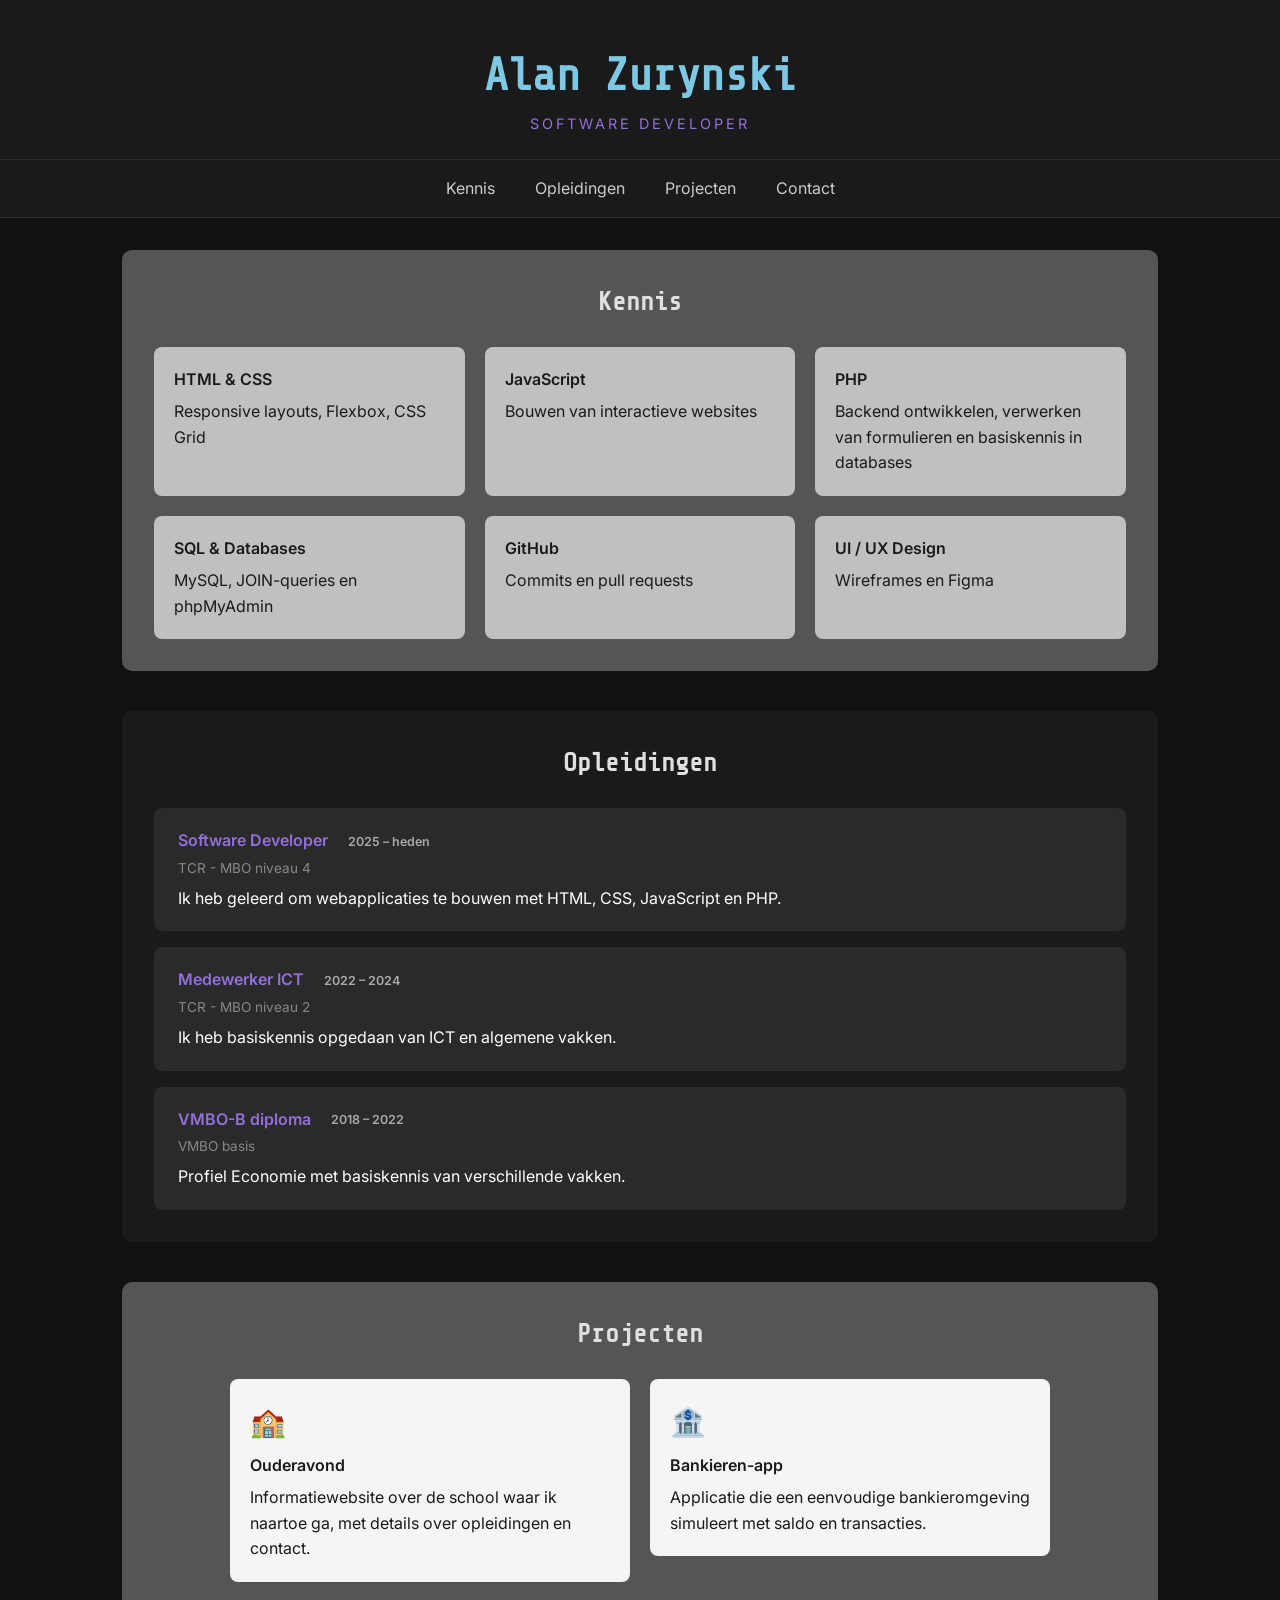
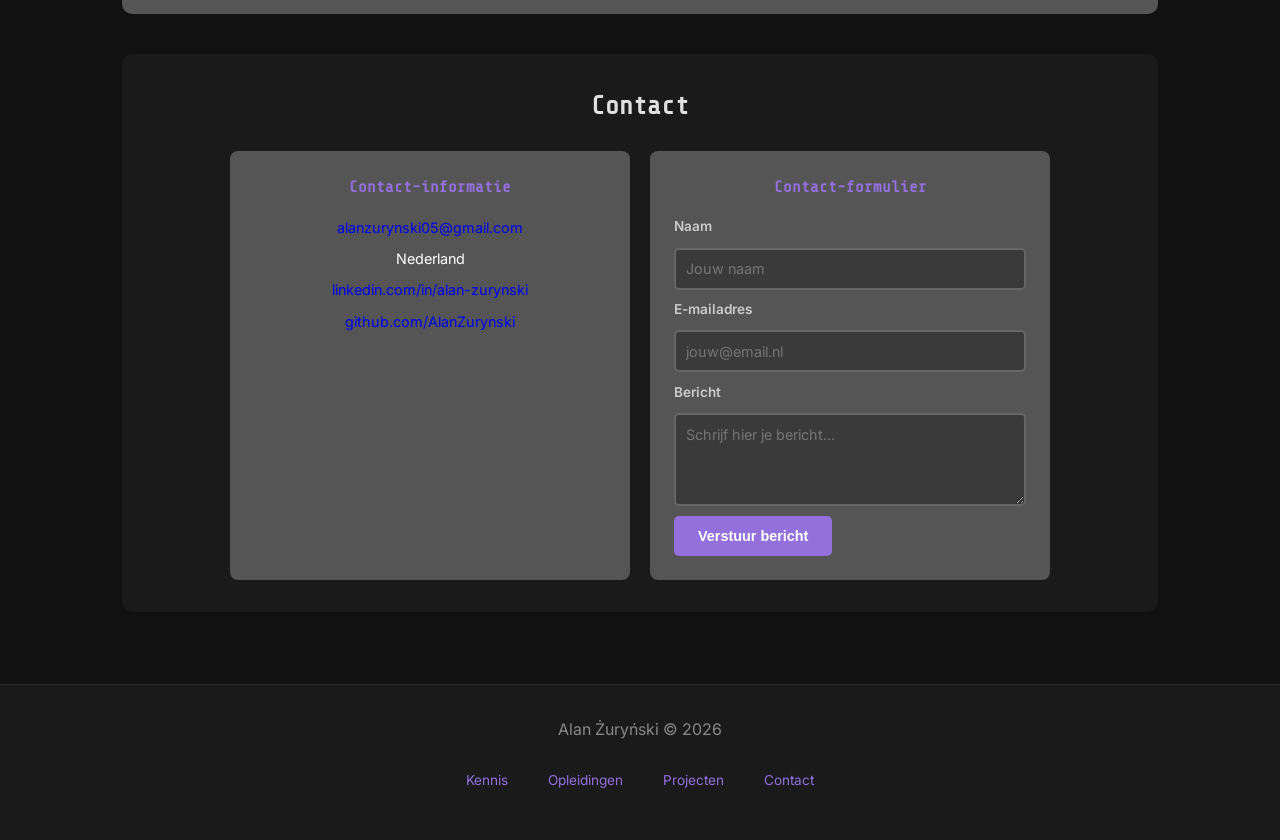
<file: index.html>
<!DOCTYPE html>
<html lang="nl">
<head>
    <meta charset="UTF-8">
    <meta name="viewport" content="width=device-width, initial-scale=1.0">
    <title>Alan Zurynski – Fullstack Developer Portfolio | HTML, CSS, JavaScript, PHP</title>
    <meta name="description" content="Portfolio van Alan Zurynski, fullstack developer uit Nederland. Bekijk mijn vaardigheden in HTML, CSS, JavaScript en PHP en neem contact op.">
    <meta name="keywords" content="Alan Zurynski, fullstack developer, portfolio, HTML, CSS, JavaScript, PHP, Nederland, MBO developer">
    <meta name="robots" content="index, follow">
    <link rel="canonical" href="https://alanzurynski.nl/">
    <meta property="og:title" content="Alan Zurynski – Fullstack Developer Portfolio">
    <meta property="og:description" content="Portfolio van Alan Zurynski, fullstack developer uit Nederland. HTML, CSS, JavaScript en PHP.">
    <meta property="og:type" content="website">
    <meta property="og:url" content="https://alanzurynski.nl/">
    <meta property="og:locale" content="nl_NL">
    <link href="https://fonts.googleapis.com/css2?family=Share+Tech+Mono&family=Inter:wght@400;600&display=swap" rel="stylesheet">
    <link rel="stylesheet" href="style.css">
</head>
<body>

    <header>
        <h1>Alan Zurynski</h1>
        <p>Software developer</p>
    </header>

    <nav aria-label="Hoofdnavigatie">
        <a href="#kennis">Kennis</a>
        <a href="#opleidingen">Opleidingen</a>
        <a href="#projecten">Projecten</a>
        <a href="#contact">Contact</a>
    </nav>

    <main>

        <section id="kennis" aria-labelledby="kennis-titel">
            <h2 id="kennis-titel">Kennis</h2>
            <div class="grid">
                <article>
                    <h3>HTML &amp; CSS</h3>
                    <p>Responsive layouts, Flexbox, CSS Grid</p>
                </article>
                <article>
                    <h3>JavaScript</h3>
                    <p>Bouwen van interactieve websites</p>
                </article>
                <article>
                    <h3>PHP</h3>
                    <p>Backend ontwikkelen, verwerken van formulieren en basiskennis in databases</p>
                </article>
                <article>
                    <h3>SQL &amp; Databases</h3>
                    <p>MySQL, JOIN-queries en phpMyAdmin</p>
                </article>
                <article>
                    <h3>GitHub</h3>
                    <p>Commits en pull requests</p>
                </article>
                <article>
                    <h3>UI / UX Design</h3>
                    <p>Wireframes en Figma</p>
                </article>
            </div>
        </section>

        <section id="opleidingen" class="dark" aria-labelledby="opleidingen-titel">
            <h2 id="opleidingen-titel">Opleidingen</h2>
            <article>
                <h3>Software Developer <span class="badge">2025 – heden</span></h3>
                <p class="school">TCR - MBO niveau 4</p>
                <p>Ik heb geleerd om webapplicaties te bouwen met HTML, CSS, JavaScript en PHP.</p>
            </article>
            <article>
                <h3>Medewerker ICT <span class="badge">2022 – 2024</span></h3>
                <p class="school">TCR - MBO niveau 2</p>
                <p>Ik heb basiskennis opgedaan van ICT en algemene vakken.</p>
            </article>
            <article>
                <h3>VMBO-B diploma <span class="badge">2018 – 2022</span></h3>
                <p class="school">VMBO basis</p>
                <p>Profiel Economie met basiskennis van verschillende vakken.</p>
            </article>
        </section>

        <section id="projecten" aria-labelledby="projecten-titel">
            <h2 id="projecten-titel">Projecten</h2>
            <div class="grid">
                <a href="Project/index.html" aria-label="Bekijk het Ouderavond project: informatiewebsite over een school">
                    <article>
                        <p class="icon" aria-hidden="true">🏫</p>
                        <h3>Ouderavond</h3>
                        <p>Informatiewebsite over de school waar ik naartoe ga, met details over opleidingen en contact.</p>
                    </article>
                </a>
                <a href="Project%202/index.html" aria-label="Bekijk het Bankieren-app project: een gesimuleerde bankieromgeving">
                    <article>
                        <p class="icon" aria-hidden="true">🏦</p>
                        <h3>Bankieren-app</h3>
                        <p>Applicatie die een eenvoudige bankieromgeving simuleert met saldo en transacties.</p>
                    </article>
                </a>
            </div>
        </section>

        <section id="contact" class="dark" aria-labelledby="contact-titel">
            <h2 id="contact-titel">Contact</h2>
            <div class="grid">
                <article>
                    <h3>Contact-informatie</h3>
                    <p><a href="mailto:alanzurynski05@gmail.com">alanzurynski05@gmail.com</a></p>
                    <p>Nederland</p>
                    <p><a href="https://linkedin.com/in/alan-zurynski-5603743bb" target="_blank" rel="noopener noreferrer">linkedin.com/in/alan-zurynski</a></p>
                    <p><a href="https://github.com/AlanZurynski" target="_blank" rel="noopener noreferrer">github.com/AlanZurynski</a></p>
                </article>
                <article>
                    <h3>Contact-formulier</h3>
                    <form action="#" method="post">
                        <label for="naam">Naam</label>
                        <input type="text" id="naam" name="naam" placeholder="Jouw naam" required autocomplete="name">

                        <label for="email">E-mailadres</label>
                        <input type="email" id="email" name="email" placeholder="jouw@email.nl" required autocomplete="email">

                        <label for="bericht">Bericht</label>
                        <textarea id="bericht" name="bericht" rows="4" placeholder="Schrijf hier je bericht..." required></textarea>

                        <button type="submit">Verstuur bericht</button>
                    </form>
                </article>
            </div>
        </section>

    </main>

    <footer>
        <p>Alan Żuryński &copy; 2026</p>
        <nav aria-label="Voetnoot navigatie">
            <a href="#kennis">Kennis</a>
            <a href="#opleidingen">Opleidingen</a>
            <a href="#projecten">Projecten</a>
            <a href="#contact">Contact</a>
        </nav>
    </footer>

</body>
</html>
</file>
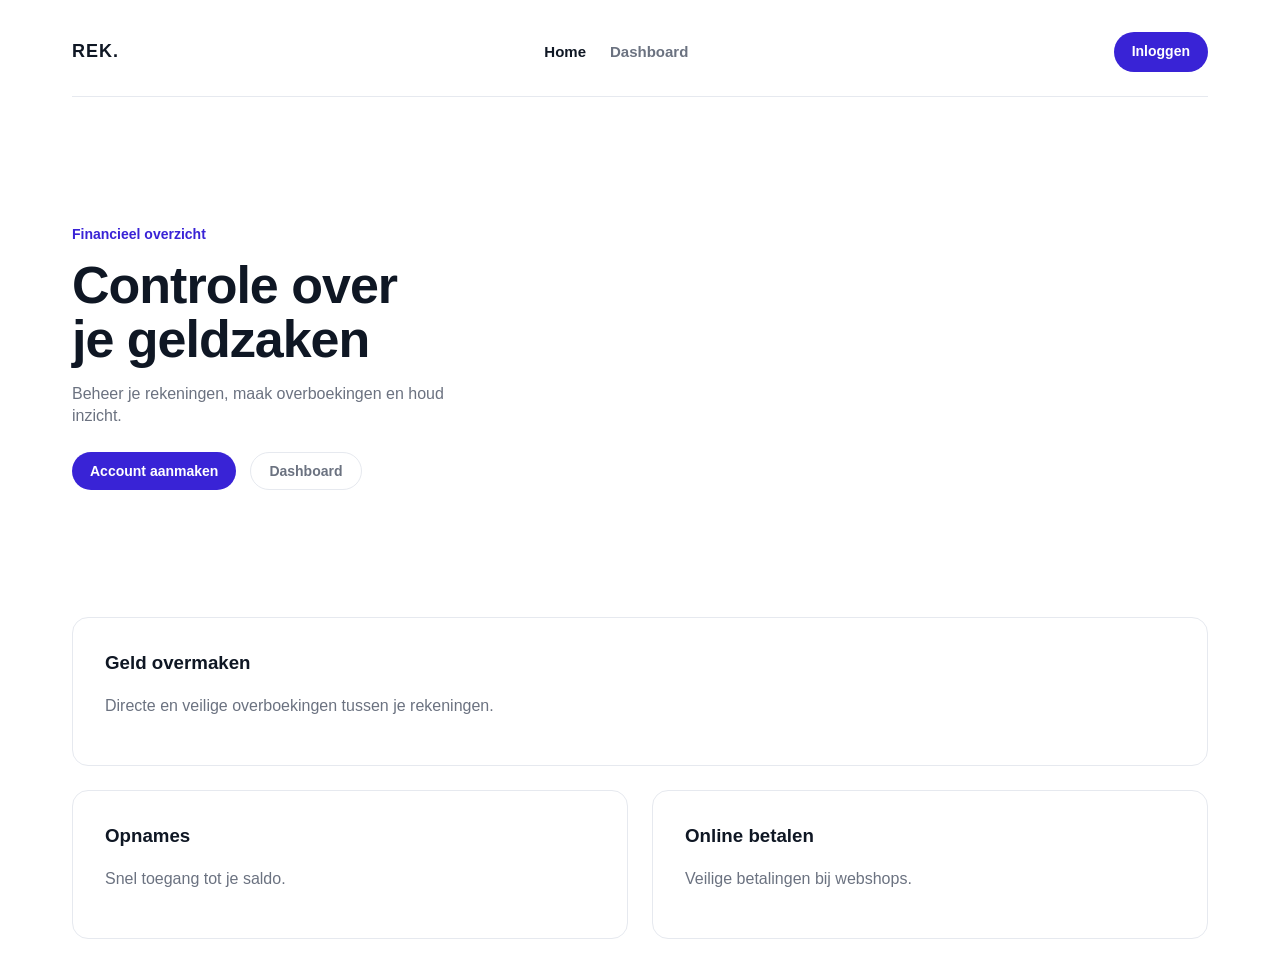
<file: Project 2/index.html>
<!doctype html>
<html lang="en">
<head>
  <meta charset="utf-8"/>
  <meta name="viewport" content="width=device-width,initial-scale=1"/>
  <title>Project2</title>
  <link rel="stylesheet" href="style.css"/>
</head>
<body>

<div class="container">
  <header>
    <div class="logo">REK.</div>

    <nav>
      <a href="index.html" class="active">Home</a>
      <a href="dashboard.html">Dashboard</a>
    </nav>

    <div class="nav1">
      <a href="login.html" class="btn btn1">Inloggen</a>
    </div>
  </header>

  <section class="hero">
    <div class="hero-text">
      <span class="tag">Financieel overzicht</span>
      <h1>Controle over<br>je geldzaken</h1>
      <p>Beheer je rekeningen, maak overboekingen en houd inzicht.</p>

      <div class="hero-actions">
        <button class="btn btn1">Account aanmaken</button>
        <button class="btn btn2">Dashboard</button>
      </div>
    </div>

    <div class="hero-visual"></div>
  </section>

  <section class="features">
    <article class="feature wide">
      <h3>Geld overmaken</h3>
      <p>Directe en veilige overboekingen tussen je rekeningen.</p>
    </article>

    <article class="feature">
      <h3>Opnames</h3>
      <p>Snel toegang tot je saldo.</p>
    </article>

    <article class="feature">
      <h3>Online betalen</h3>
      <p>Veilige betalingen bij webshops.</p>
    </article>
  </section>
</div>

<script src="script.js"></script>
</body>
</html>
</file>
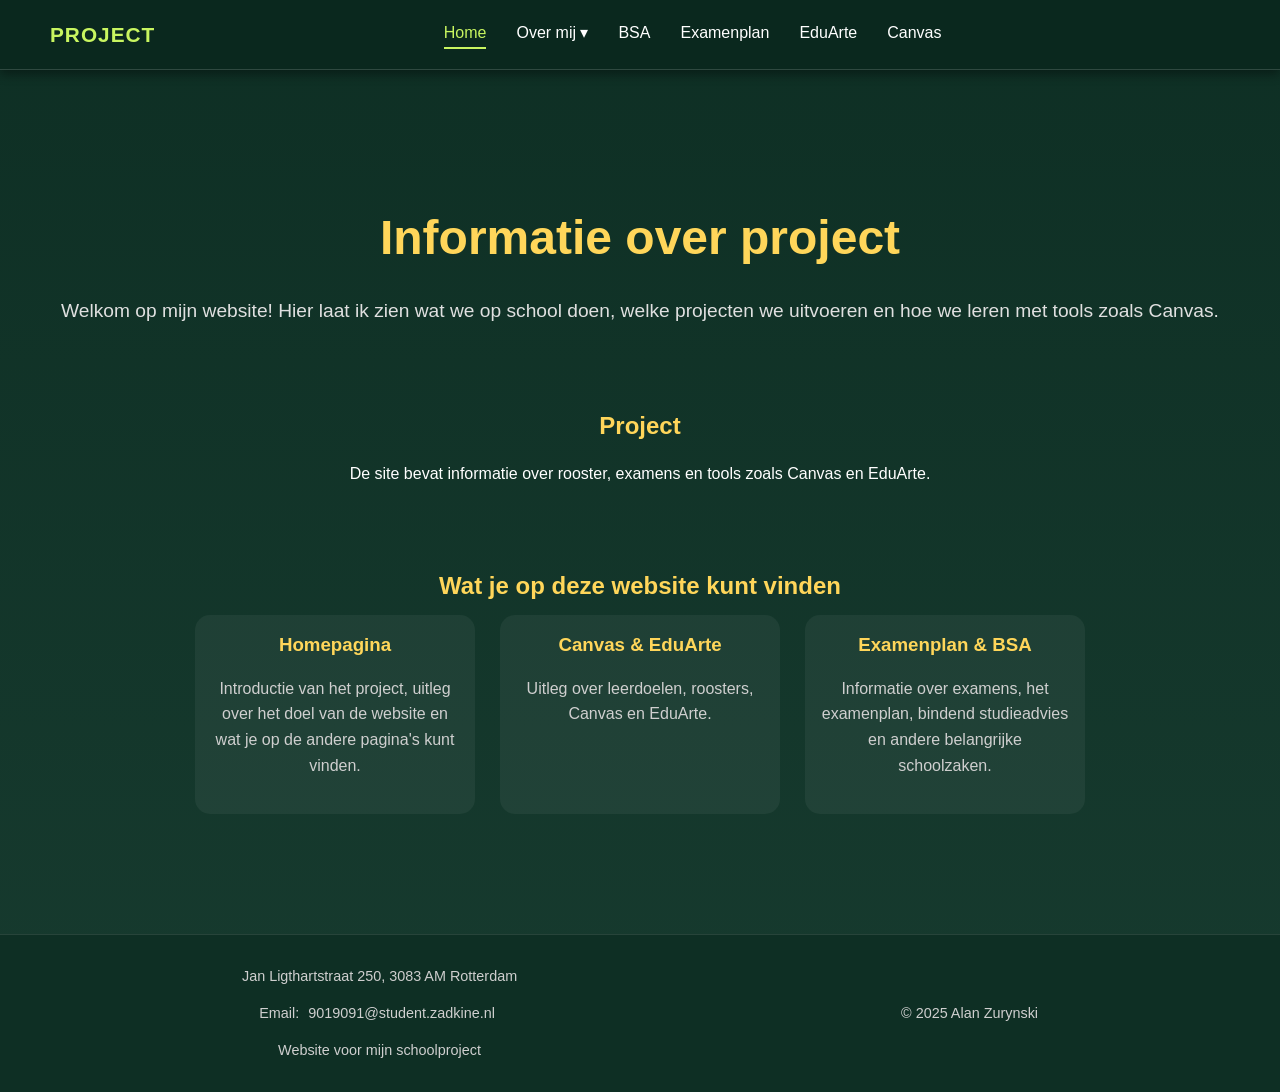
<file: Project/index.html>
<!DOCTYPE html>
<html lang="nl">
<head>
  <meta charset="UTF-8" />
  <meta name="viewport" content="width=device-width, initial-scale=1.0" />
  <title>Project</title>
  <link rel="stylesheet" href="style.css" />
</head>
<body>

<header>
  <div class="logo">Project</div>
    <nav>
      <a href="index.html" class="active">Home</a>
      <div class="dropdown">
        <a href="overmij.html">Over mij ▾</a>
      <div class="dropdown-content">
       <a href="contact.html">Neem contact op</a>
      </div>
  </div>
    <a href="bsa.html">BSA</a>
    <a href="examenplan.html">Examenplan</a>
    <a href="eduarte.html">EduArte</a>
    <a href="canvas.html">Canvas</a>
  </nav>
</header>

  <main>
    <section class="hero">
      <h1>Informatie over project</h1>
      <p>Welkom op mijn website! Hier laat ik zien wat we op school doen, welke projecten we uitvoeren en hoe we leren met tools zoals Canvas.</p>
    </section>

    <section class="info-section">
      <h2>Project</h2>
      <p>De site bevat informatie over rooster, examens en tools zoals Canvas en EduArte.</p>
    </section>

    <section class="info-section">
      <h2>Wat je op deze website kunt vinden</h2>
      <div class="cards">
        <div class="card">
          <h3>Homepagina</h3>
          <p>Introductie van het project, uitleg over het doel van de website en wat je op de andere pagina's kunt vinden.</p>
        </div>

        <div class="card">
          <h3>Canvas & EduArte</h3>
          <p>Uitleg over leerdoelen, roosters, Canvas en EduArte.</p>
        </div>

        <div class="card">
          <h3>Examenplan & BSA</h3>
          <p>Informatie over examens, het examenplan, bindend studieadvies en andere belangrijke schoolzaken.</p>
        </div>
      </div>
    </section>
  </main>

  <footer>
    <div>
      <p>Jan Ligthartstraat 250, 3083 AM Rotterdam</p>
      <p>Email: <a href="mailto:9019091@student.zadkine.nl">9019091@student.zadkine.nl</a></p>
      <p>Website voor mijn schoolproject</p>
    </div>
    <p>&copy; 2025 Alan Zurynski</p>
  </footer>

</body>
</html>
</file>
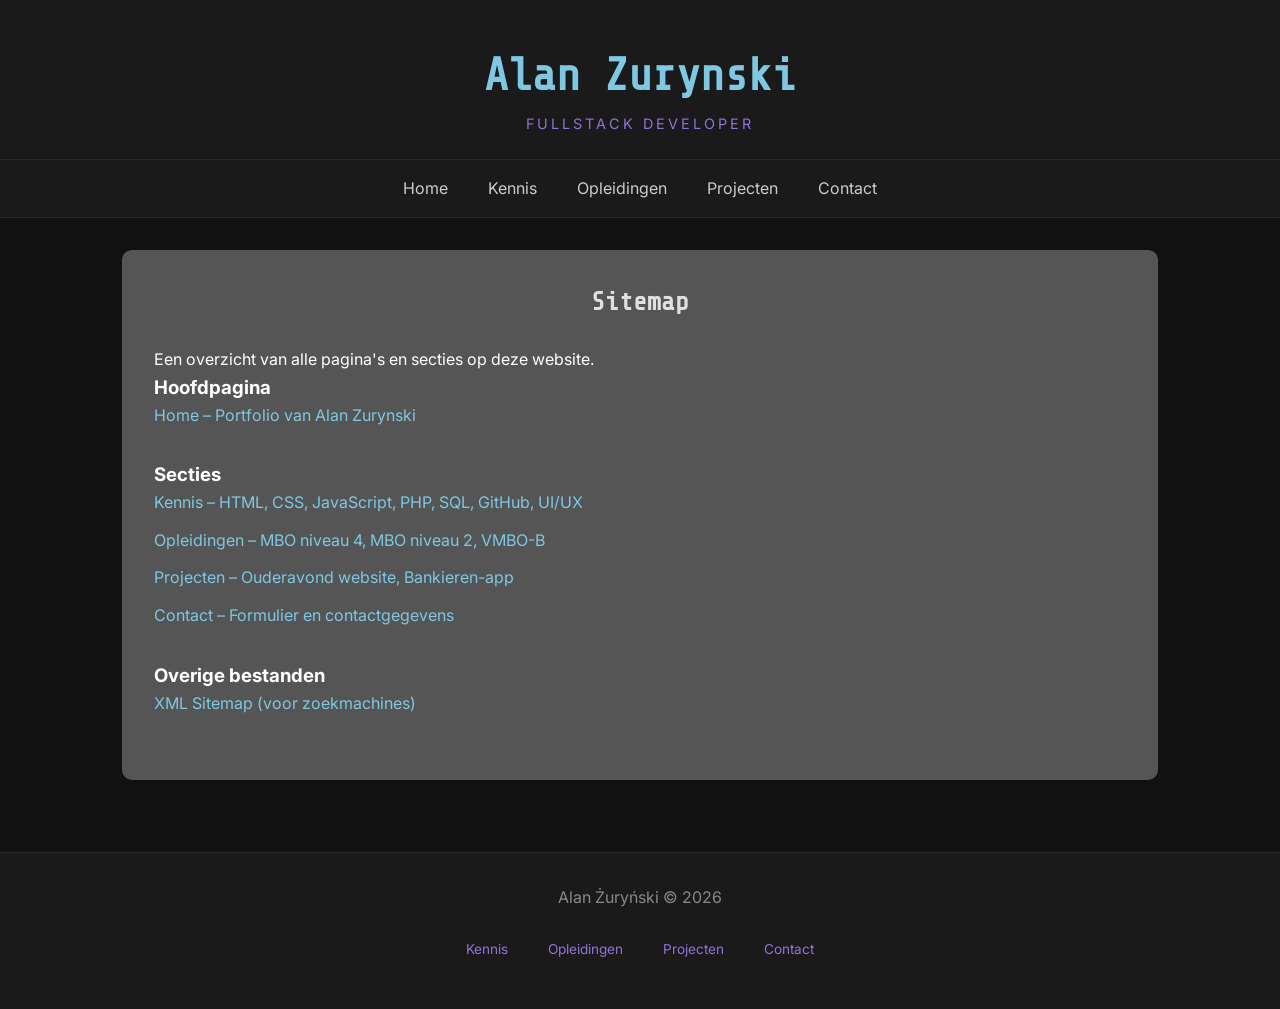
<file: sitemap.html>
<!DOCTYPE html>
<html lang="nl">
<head>
    <meta charset="UTF-8">
    <meta name="viewport" content="width=device-width, initial-scale=1.0">
    <title>Sitemap – Alan Zurynski Portfolio</title>
    <meta name="description" content="Overzicht van alle pagina's en secties op het portfolio van Alan Zurynski.">
    <meta name="robots" content="index, follow">
    <link rel="canonical" href="https://alanzurynski.nl/sitemap.html">
    <link href="https://fonts.googleapis.com/css2?family=Share+Tech+Mono&family=Inter:wght@400;600&display=swap" rel="stylesheet">
    <link rel="stylesheet" href="style.css">
    <style>
        .sitemap-list { list-style: none; padding: 0; }
        .sitemap-list li { margin-bottom: 0.75rem; }
        .sitemap-list a { color: #7ec8e3; font-size: 1rem; }
        .sitemap-list a:hover { color: #9370db; }
        .sitemap-section { margin-bottom: 2rem; }
    </style>
</head>
<body>
    <header>
        <h1>Alan Zurynski</h1>
        <p>Fullstack developer</p>
    </header>
    <nav aria-label="Hoofdnavigatie">
        <a href="index.html">Home</a>
        <a href="index.html#kennis">Kennis</a>
        <a href="index.html#opleidingen">Opleidingen</a>
        <a href="index.html#projecten">Projecten</a>
        <a href="index.html#contact">Contact</a>
    </nav>
    <main>
        <section>
            <h2>Sitemap</h2>
            <p>Een overzicht van alle pagina's en secties op deze website.</p>

            <div class="sitemap-section">
                <h3>Hoofdpagina</h3>
                <ul class="sitemap-list">
                    <li><a href="index.html">Home – Portfolio van Alan Zurynski</a></li>
                </ul>
            </div>

            <div class="sitemap-section">
                <h3>Secties</h3>
                <ul class="sitemap-list">
                    <li><a href="index.html#kennis">Kennis – HTML, CSS, JavaScript, PHP, SQL, GitHub, UI/UX</a></li>
                    <li><a href="index.html#opleidingen">Opleidingen – MBO niveau 4, MBO niveau 2, VMBO-B</a></li>
                    <li><a href="index.html#projecten">Projecten – Ouderavond website, Bankieren-app</a></li>
                    <li><a href="index.html#contact">Contact – Formulier en contactgegevens</a></li>
                </ul>
            </div>

            <div class="sitemap-section">
                <h3>Overige bestanden</h3>
                <ul class="sitemap-list">
                    <li><a href="sitemap.xml">XML Sitemap (voor zoekmachines)</a></li>
                </ul>
            </div>
        </section>
    </main>
    <footer>
        <p>Alan Żuryński &copy; 2026</p>
        <nav aria-label="Voetnoot navigatie">
            <a href="index.html#kennis">Kennis</a>
            <a href="index.html#opleidingen">Opleidingen</a>
            <a href="index.html#projecten">Projecten</a>
            <a href="index.html#contact">Contact</a>
        </nav>
    </footer>
</body>
</html>
</file>
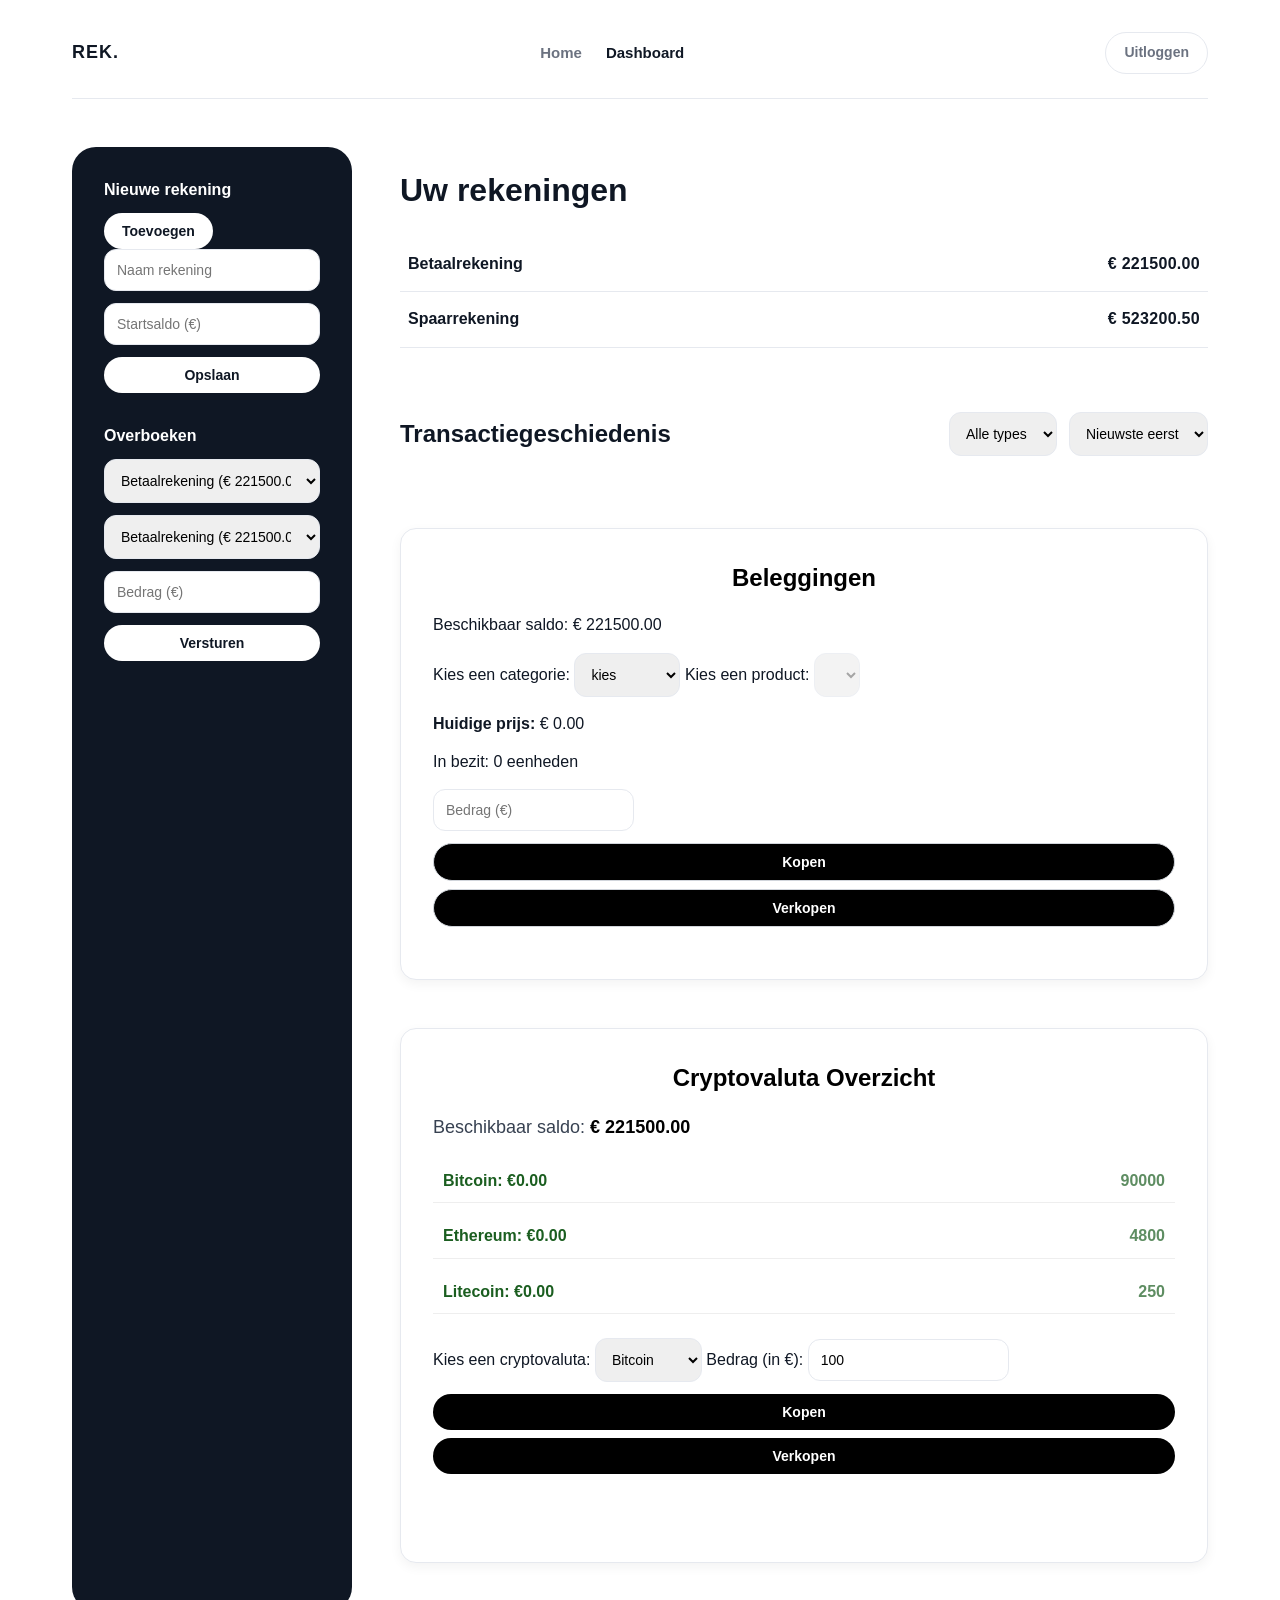
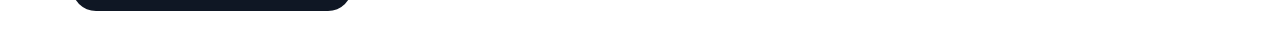
<file: Project 2/dashboard.html>
<!doctype html>
<html lang="en">
<head>
  <meta charset="utf-8">
  <meta name="viewport" content="width=device-width, initial-scale=1"/>
  <title>Dashboard</title>
  <link rel="stylesheet" href="style.css"/>
</head>
<body>

<div class="container">
  
  <header>
    <div class="logo">REK.</div>
    <nav>
      <a href="index.html">Home</a>
      <a href="dashboard.html" class="active">Dashboard</a>
    </nav>
    <div class="nav1">
      <a href="login.html" class="btn btn2">Uitloggen</a>
    </div>
  </header>

  <div class="dashboard-grid">

    <aside class="sidebar">
      
      <h3>Nieuwe rekening</h3>
      <button id="toggleFormBtn" class="btn btn1 sidebar-btn">Toevoegen</button>

      <form id="addAccountForm" class="sidebar-form">
        <input type="text" id="newAccName" placeholder="Naam rekening" class="input" required>
        <input type="number" id="newAccBalance" placeholder="Startsaldo (€)" class="input" required>
        <button class="btn btn1">Opslaan</button>
      </form>

      <h3 class="mt">Overboeken</h3>
      <form id="transferForm" class="sidebar-form">
        <select id="fromAccount" class="input"></select>
        <select id="toAccount" class="input"></select>
        <input type="number" id="transferAmount" placeholder="Bedrag (€)" class="input">
        <button class="btn btn1">Versturen</button>
        <p id="transferError" class="error"></p>
      </form>

      <div id="transferSuccess" class="success">Transactie geslaagd</div>
    </aside>

    <main class="main">
      <h1>Uw rekeningen</h1>
      
      <div id="accountListContainer" class="account-list"></div>

      <section class="transactions">
        <div class="transactions-header">
          <h2>Transactiegeschiedenis</h2>
          
          <div class="filters">
            <select id="filterType" class="input">
              <option value="all">Alle types</option>
              <option value="inkomend">Inkomend</option>
              <option value="uitgaand">Uitgaand</option>
            </select>

            <select id="filterDate" class="input">
              <option value="newest">Nieuwste eerst</option>
              <option value="oldest">Oudste eerst</option>
            </select>
          </div>
        </div>

        <div id="transactionList" class="transaction-list"></div>
      </section>

      <section class="crypto-section">
        <h2>Beleggingen</h2>

        <p class="cyrpto-balance">Beschikbaar saldo: € <span id="cashBalance">0.00</span></p>

        <label>Kies een categorie:</label>
        <select id="categorySelect" class="input">
          <option value="">kies</option>
          <option value="aandelen">Aandelen</option>
          <option value="crypto">Crypto</option>
        </select>

        <label>Kies een product:</label>
        <select id="productSelect" class="input" disabled></select>

        <p><strong>Huidige prijs:</strong> € <span id="currentPrice">0.00</span></p>
        <p>In bezit: <span id="ownedAmount">0</span> eenheden</p>

        <input type="number" id="investValue" class="input" placeholder="Bedrag (€)">

        <div class="crypto-buttons">
          <button id="buyBtn" class="btn btn-green">Kopen</button>
          <button id="sellBtn" class="btn btn-green">Verkopen</button>
        </div>

        <p id="investMessage" class="error"></p>
      </section>

      <section class="crypto-section">
        <h2>Cryptovaluta Overzicht</h2>
        
        <p class="crypto-balance">Beschikbaar saldo: <span id="cryptoCashDisplay">€ 0.00</span></p>

        <div id="cryptoList" class="crypto-list"></div>

        <div class="crypto-controls">
          <label>Kies een cryptovaluta:</label>
          <select id="cryptoSelect" class="input"></select>

          <label>Bedrag (in €):</label>
          <input type="number" id="cryptoAmount" class="input" placeholder="100" value="100">

          <div class="crypto-buttons">
            <button id="btnBuyCrypto" class="btn btn-green">Kopen</button>
            <button id="btnSellCrypto" class="btn btn-green">Verkopen</button>
          </div>
        </div>

        <p id="cryptoFeedback" class="crypto-msg"></p>
      </section>

    </main>
  </div>
</div>

<script src="script.js"></script>
</body>
</html>
</file>
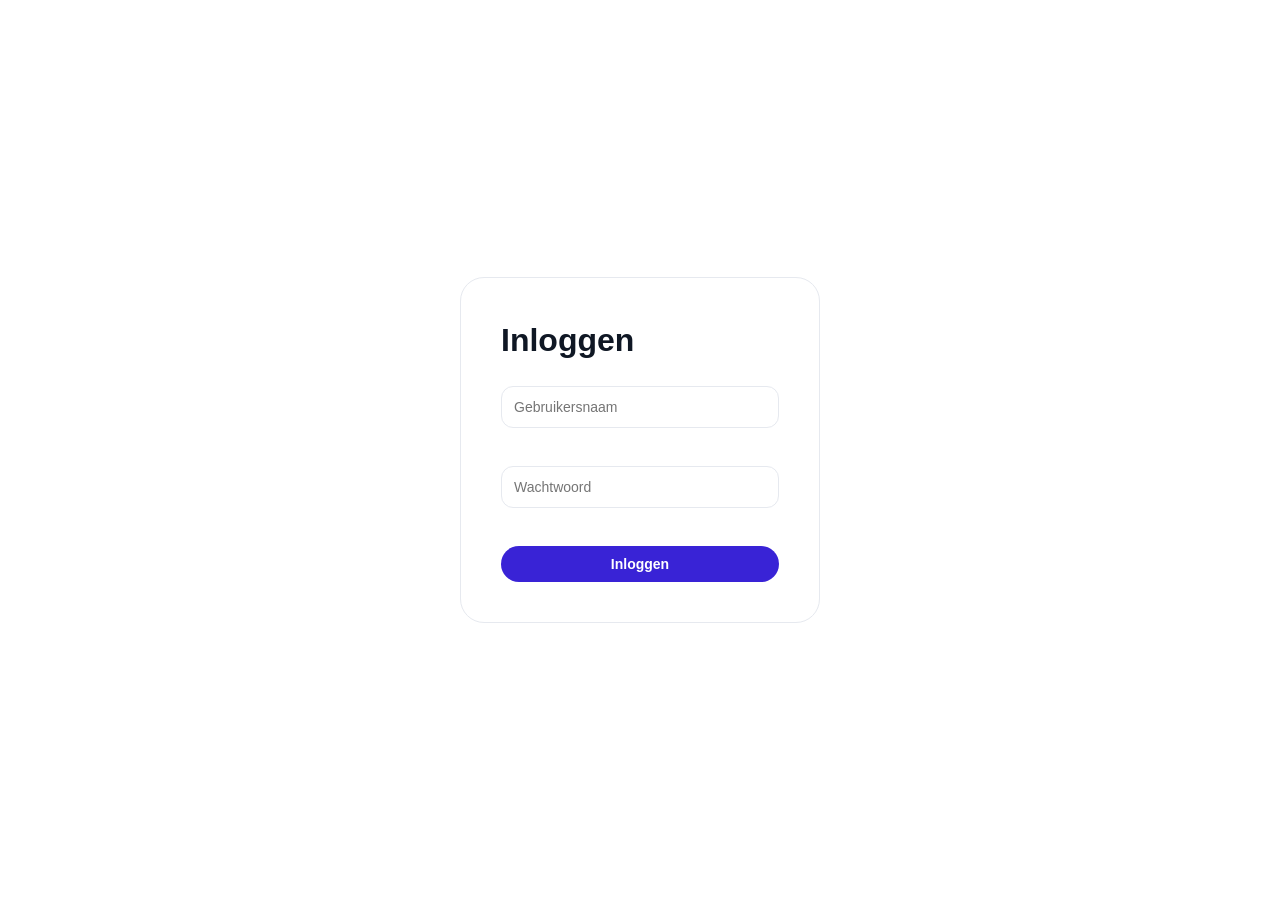
<file: Project 2/login.html>
<!doctype html>
<html lang="en">
<head>
  <meta charset="utf-8"/>
  <meta name="viewport" content="width=device-width,initial-scale=1"/>
  <title>Login</title>
  <link rel="stylesheet" href="style.css"/>
</head>
<body class="center">

<div class="login-box">
  <h1>Inloggen</h1>

  <form id="loginForm">
    <input type="text" id="username" placeholder="Gebruikersnaam" class="input">
    <small id="userError" class="error"></small>

    <input type="password" id="password" placeholder="Wachtwoord" class="input">
    <small id="passError" class="error"></small>

    <button class="btn btn1">Inloggen</button>
  </form>
</div>

<script src="login.js"></script>
</body>
</html>
</file>
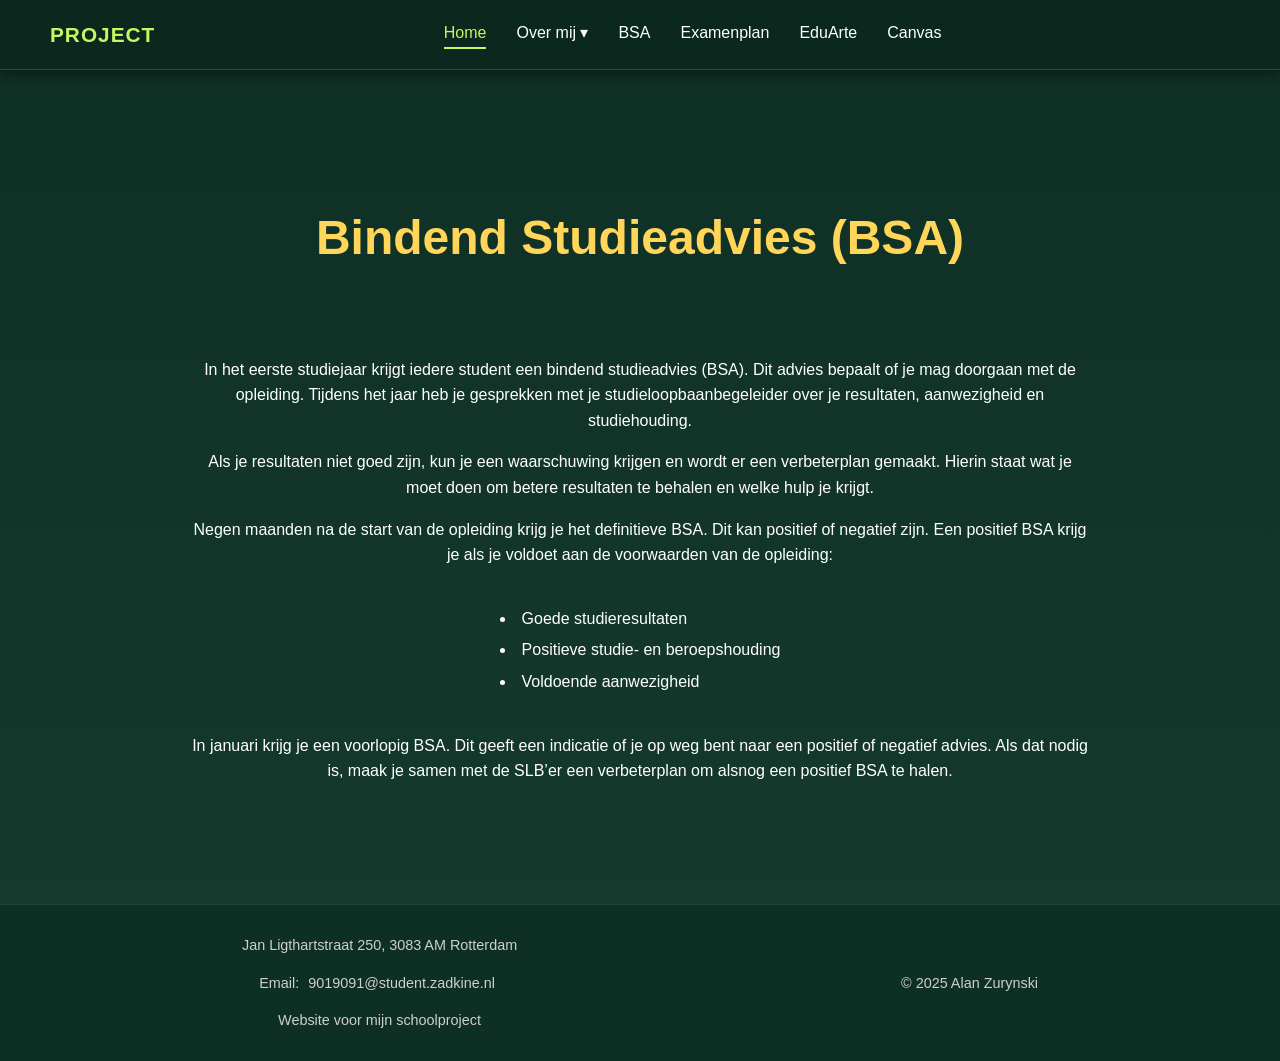
<file: Project/bsa.html>
<!DOCTYPE html>
<html lang="nl">
<head>
  <meta charset="UTF-8" />
  <meta name="viewport" content="width=device-width, initial-scale=1.0" />
  <title>BSA - Project</title>
  <link rel="stylesheet" href="style.css" />
</head>
<body>

<header>
  <div class="logo">Project</div>
    <nav>
      <a href="index.html" class="active">Home</a>
      <div class="dropdown">
        <a href="overmij.html">Over mij ▾</a>
      <div class="dropdown-content">
       <a href="contact.html">Neem contact op</a>
      </div>
  </div>
    <a href="bsa.html">BSA</a>
    <a href="examenplan.html">Examenplan</a>
    <a href="eduarte.html">EduArte</a>
    <a href="canvas.html">Canvas</a>
  </nav>
</header>

  <main>
    <section class="hero">
      <h1>Bindend Studieadvies (BSA)</h1>
    </section>

    <section class="info-section">
      <p>
        In het eerste studiejaar krijgt iedere student een bindend studieadvies (BSA). 
        Dit advies bepaalt of je mag doorgaan met de opleiding. 
        Tijdens het jaar heb je gesprekken met je studieloopbaanbegeleider
        over je resultaten, aanwezigheid en studiehouding.
      </p>

      <p>
        Als je resultaten niet goed zijn, kun je een waarschuwing krijgen en wordt er een verbeterplan gemaakt. 
        Hierin staat wat je moet doen om betere resultaten te behalen en welke hulp je krijgt.
      </p>

      <p>
        Negen maanden na de start van de opleiding krijg je het definitieve BSA. 
        Dit kan positief of negatief zijn. 
        Een positief BSA krijg je als je voldoet aan de voorwaarden van de opleiding:
      </p>

      <ul>
        <li>Goede studieresultaten</li>
        <li>Positieve studie- en beroepshouding</li>
        <li>Voldoende aanwezigheid</li>
      </ul>

      <p>
        In januari krijg je een voorlopig BSA. 
        Dit geeft een indicatie of je op weg bent naar een positief of negatief advies. 
        Als dat nodig is, maak je samen met de SLB’er een verbeterplan om alsnog een positief BSA te halen.
      </p>
    </section>
  </main>

  <footer>
    <div>
      <p>Jan Ligthartstraat 250, 3083 AM Rotterdam</p>
      <p>Email: <a href="mailto:9019091@student.zadkine.nl">9019091@student.zadkine.nl</a></p>
      <p>Website voor mijn schoolproject</p>
    </div>
    <p>&copy; 2025 Alan Zurynski</p>
  </footer>

</body>
</html>
</file>
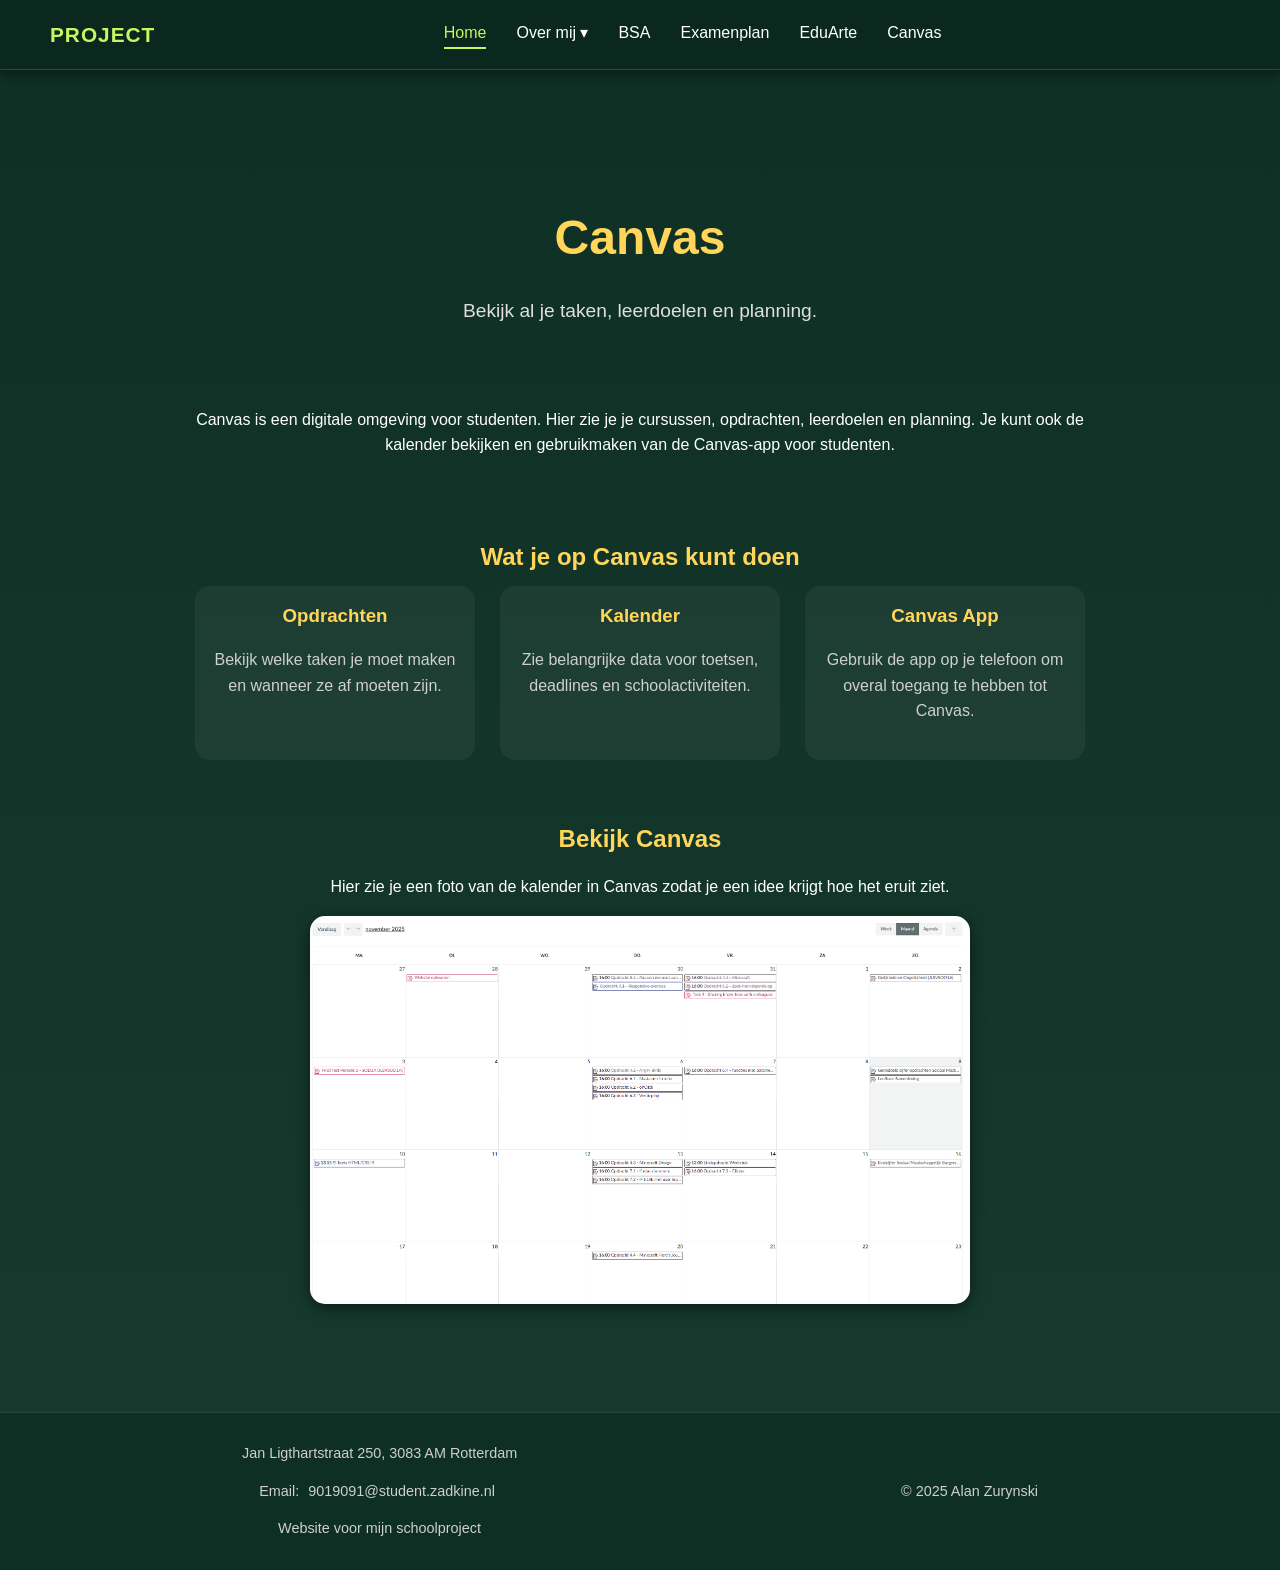
<file: Project/canvas.html>
<!DOCTYPE html>
<html lang="nl">
<head>
  <meta charset="UTF-8" />
  <meta name="viewport" content="width=device-width, initial-scale=1.0" />
  <title>Canvas - Project</title>
  <link rel="stylesheet" href="style.css" />
</head>
<body>

<header>
  <div class="logo">Project</div>
    <nav>
      <a href="index.html" class="active">Home</a>
      <div class="dropdown">
        <a href="overmij.html">Over mij ▾</a>
      <div class="dropdown-content">
       <a href="contact.html">Neem contact op</a>
      </div>
  </div>
    <a href="bsa.html">BSA</a>
    <a href="examenplan.html">Examenplan</a>
    <a href="eduarte.html">EduArte</a>
    <a href="canvas.html">Canvas</a>
  </nav>
</header>

  <main>
    <section class="hero">
      <h1>Canvas</h1>
      <p>Bekijk al je taken, leerdoelen en planning.</p>
    </section>

    <section class="info-section">
      <p>
        Canvas is een digitale omgeving voor studenten. Hier zie je je cursussen, opdrachten, leerdoelen en planning. 
        Je kunt ook de kalender bekijken en gebruikmaken van de Canvas-app voor studenten.
      </p>
    </section>

    <section class="dzialania">
      <h2>Wat je op Canvas kunt doen</h2>
      <div class="cards">
        <div class="card">
          <h3>Opdrachten</h3>
          <p>Bekijk welke taken je moet maken en wanneer ze af moeten zijn.</p>
        </div>
        <div class="card">
          <h3>Kalender</h3>
          <p>Zie belangrijke data voor toetsen, deadlines en schoolactiviteiten.</p>
        </div>
        <div class="card">
          <h3>Canvas App</h3>
          <p>Gebruik de app op je telefoon om overal toegang te hebben tot Canvas.</p>
        </div>
      </div>
    </section>

    <section class="fotocanvas">
      <h2>Bekijk Canvas</h2>
      <p>Hier zie je een foto van de kalender in Canvas zodat je een idee krijgt hoe het eruit ziet.</p>
      <div class="fotocanvas-container">
        <img src="canvas.png" alt="Canvas kalender screenshot" />
      </div>
    </section>
  </main>

  <footer>
    <div>
      <p>Jan Ligthartstraat 250, 3083 AM Rotterdam</p>
      <p>Email: <a href="mailto:9019091@student.zadkine.nl">9019091@student.zadkine.nl</a></p>
      <p>Website voor mijn schoolproject</p>
    </div>
    <p>&copy; 2025 Alan Zurynski</p>
  </footer>

</body>
</html>
</file>
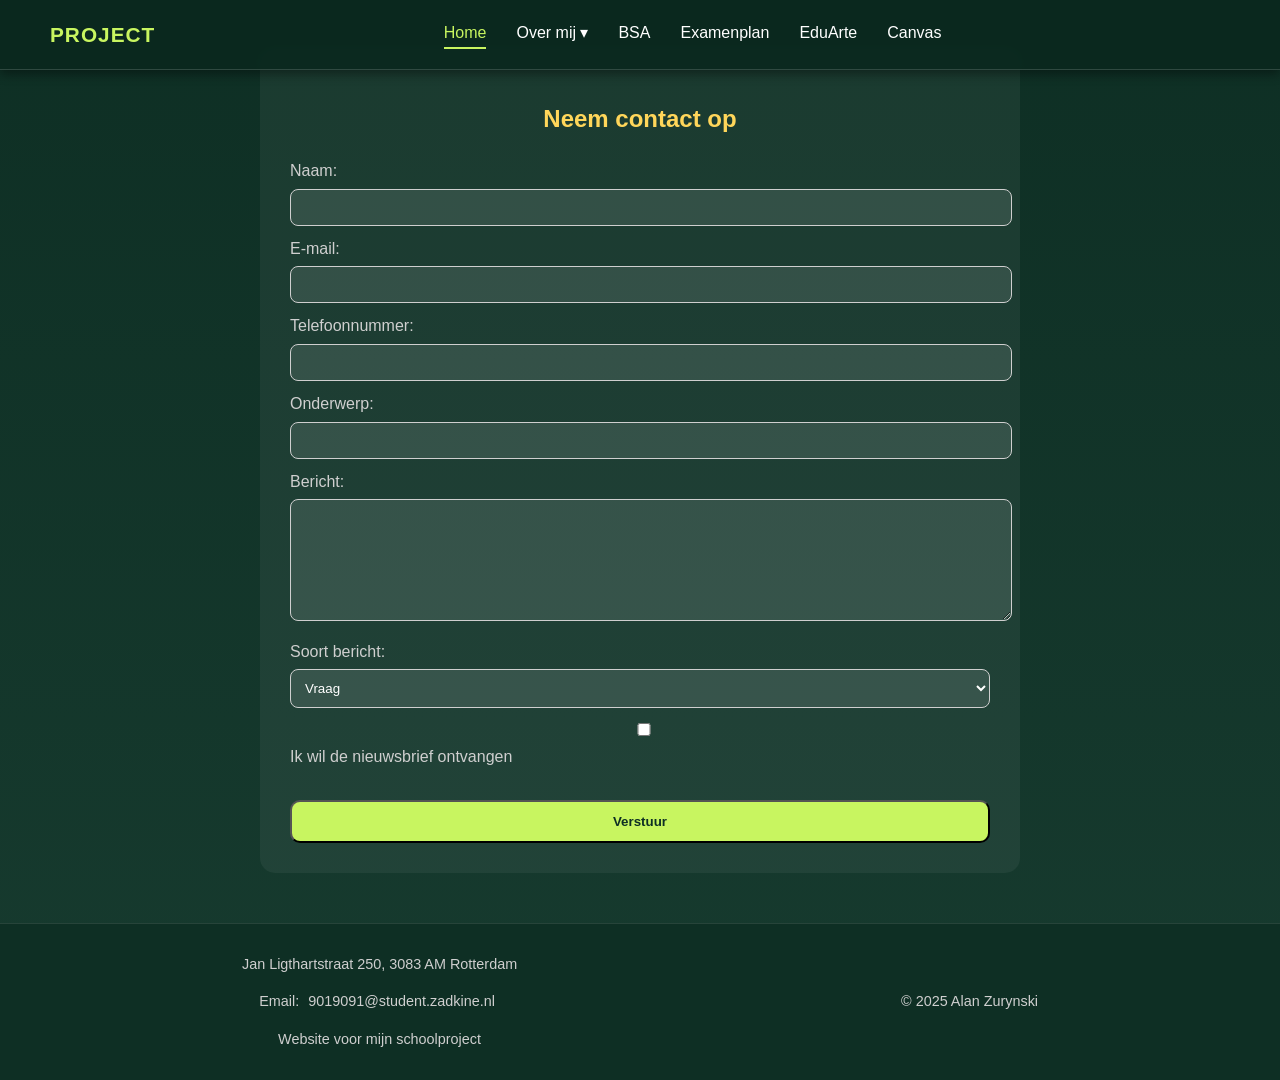
<file: Project/contact.html>
<!DOCTYPE html>
<html lang="nl">
<head>
  <meta charset="UTF-8" />
  <meta name="viewport" content="width=device-width, initial-scale=1.0" />
  <title>Over mij - Project</title>
  <link rel="stylesheet" href="style.css" />
</head>
<body>

<header>
  <div class="logo">Project</div>
    <nav>
      <a href="index.html" class="active">Home</a>
      <div class="dropdown">
        <a href="overmij.html">Over mij ▾</a>
      <div class="dropdown-content">
       <a href="contact.html">Neem contact op</a>
      </div>
  </div>
    <a href="bsa.html">BSA</a>
    <a href="examenplan.html">Examenplan</a>
    <a href="eduarte.html">EduArte</a>
    <a href="canvas.html">Canvas</a>
  </nav>
</header>

    <section class="contact">
      <h2>Neem contact op</h2>
      <form action="#" method="post">
        <label>Naam:
          <input type="text" name="naam" required>
        </label>

        <label>E-mail:
          <input type="email" name="email" required>
        </label>

        <label>Telefoonnummer:
          <input type="tel" name="telefoon">
        </label>

        <label>Onderwerp:
          <input type="text" name="onderwerp" required>
        </label>

        <label>Bericht:
          <textarea name="bericht" rows="4" required></textarea>
        </label>

        <label>Soort bericht:
          <select name="soort">
            <option value="vraag">Vraag</option>
            <option value="opmerking">Opmerking</option>
            <option value="anders">Anders</option>
          </select>
        </label>

        <label>
          <input type="checkbox" name="nieuwsbrief"> Ik wil de nieuwsbrief ontvangen
        </label>

        <button type="submit" class="btn primary">Verstuur</button>
      </form>
    </section>
  </main>

  <footer>
    <div>
      <p>Jan Ligthartstraat 250, 3083 AM Rotterdam</p>
      <p>Email: <a href="mailto:9019091@student.zadkine.nl">9019091@student.zadkine.nl</a></p>
      <p>Website voor mijn schoolproject</p>
    </div>
    <p>&copy; 2025 Alan Zurynski</p>
  </footer>

</body>
</html>
</file>
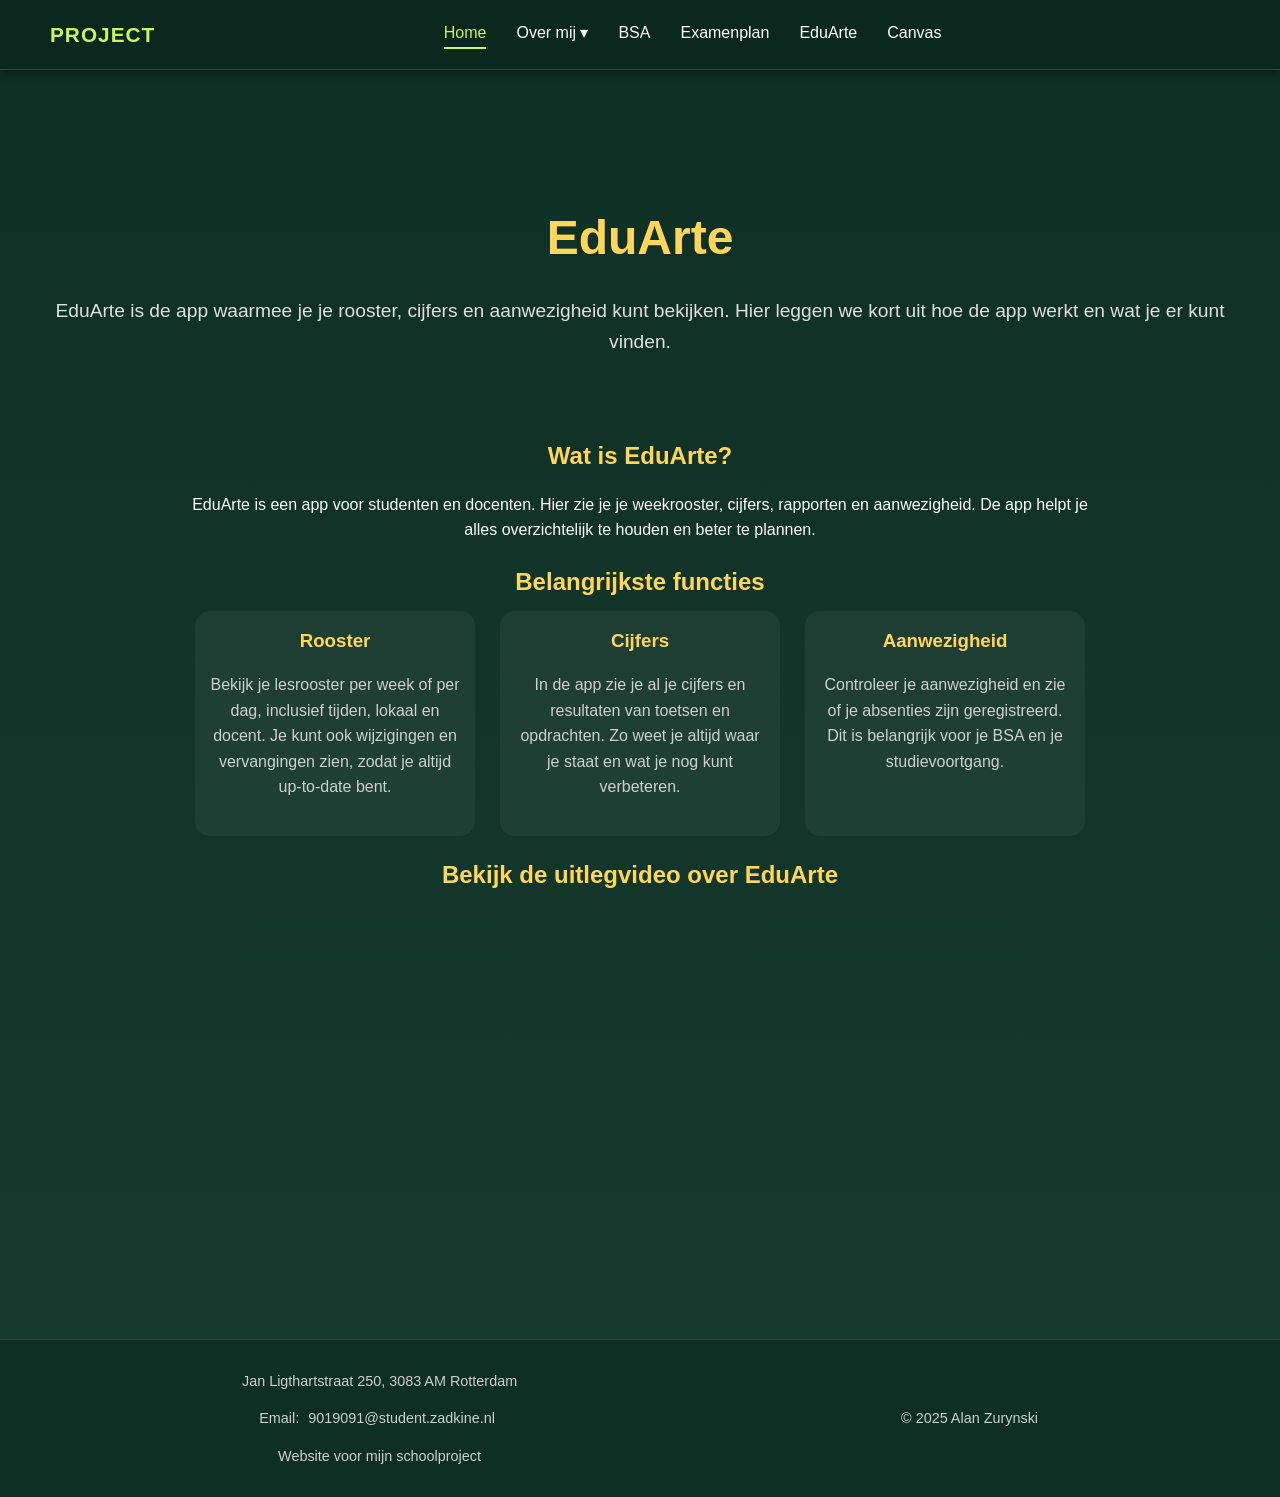
<file: Project/eduarte.html>
<!DOCTYPE html>
<html lang="nl">
<head>
  <meta charset="UTF-8" />
  <meta name="viewport" content="width=device-width, initial-scale=1.0" />
  <title>EduArte - Project</title>
  <link rel="stylesheet" href="style.css" />
</head>
<body>

<header>
  <div class="logo">Project</div>
    <nav>
      <a href="index.html" class="active">Home</a>
      <div class="dropdown">
        <a href="overmij.html">Over mij ▾</a>
      <div class="dropdown-content">
       <a href="contact.html">Neem contact op</a>
      </div>
  </div>
    <a href="bsa.html">BSA</a>
    <a href="examenplan.html">Examenplan</a>
    <a href="eduarte.html">EduArte</a>
    <a href="canvas.html">Canvas</a>
  </nav>
</header>

  <main>
    <section class="hero">
      <h1>EduArte</h1>
      <p>
        EduArte is de app waarmee je je rooster, cijfers en aanwezigheid kunt bekijken. 
        Hier leggen we kort uit hoe de app werkt en wat je er kunt vinden.
      </p>
    </section>

    <section class="info-section">
      <h2>Wat is EduArte?</h2>
      <p>
        EduArte is een app voor studenten en docenten. Hier zie je je weekrooster, cijfers, rapporten en aanwezigheid. 
        De app helpt je alles overzichtelijk te houden en beter te plannen.
      </p>

      <h2>Belangrijkste functies</h2>
      <div class="cards">
        <div class="card">
          <h3>Rooster</h3>
          <p>
            Bekijk je lesrooster per week of per dag, inclusief tijden, lokaal en docent. 
            Je kunt ook wijzigingen en vervangingen zien, zodat je altijd up-to-date bent.
          </p>
        </div>

        <div class="card">
          <h3>Cijfers</h3>
          <p>
            In de app zie je al je cijfers en resultaten van toetsen en opdrachten. 
            Zo weet je altijd waar je staat en wat je nog kunt verbeteren.
          </p>
        </div>

        <div class="card">
          <h3>Aanwezigheid</h3>
          <p>
            Controleer je aanwezigheid en zie of je absenties zijn geregistreerd. 
            Dit is belangrijk voor je BSA en je studievoortgang.
          </p>
        </div>
      </div>

      <div class="media">
        <h2>Bekijk de uitlegvideo over EduArte</h2>
        <iframe width="560" height="315" 
          src="https://www.youtube.com/embed/NlfdT21Fs_s?si=wPjMqtIb_4ugdSf0" 
          title="Uitlegvideo EduArte" 
          frameborder="0" 
          allow="accelerometer; autoplay; clipboard-write; encrypted-media; gyroscope; picture-in-picture; web-share" 
          referrerpolicy="strict-origin-when-cross-origin" 
          allowfullscreen>
        </iframe>
      </div>
    </section>
  </main>

  <footer>
    <div>
      <p>Jan Ligthartstraat 250, 3083 AM Rotterdam</p>
      <p>Email: <a href="mailto:9019091@student.zadkine.nl">9019091@student.zadkine.nl</a></p>
      <p>Website voor mijn schoolproject</p>
    </div>
    <p>&copy; 2025 Alan Zurynski</p>
  </footer>

</body>
</html>
</file>
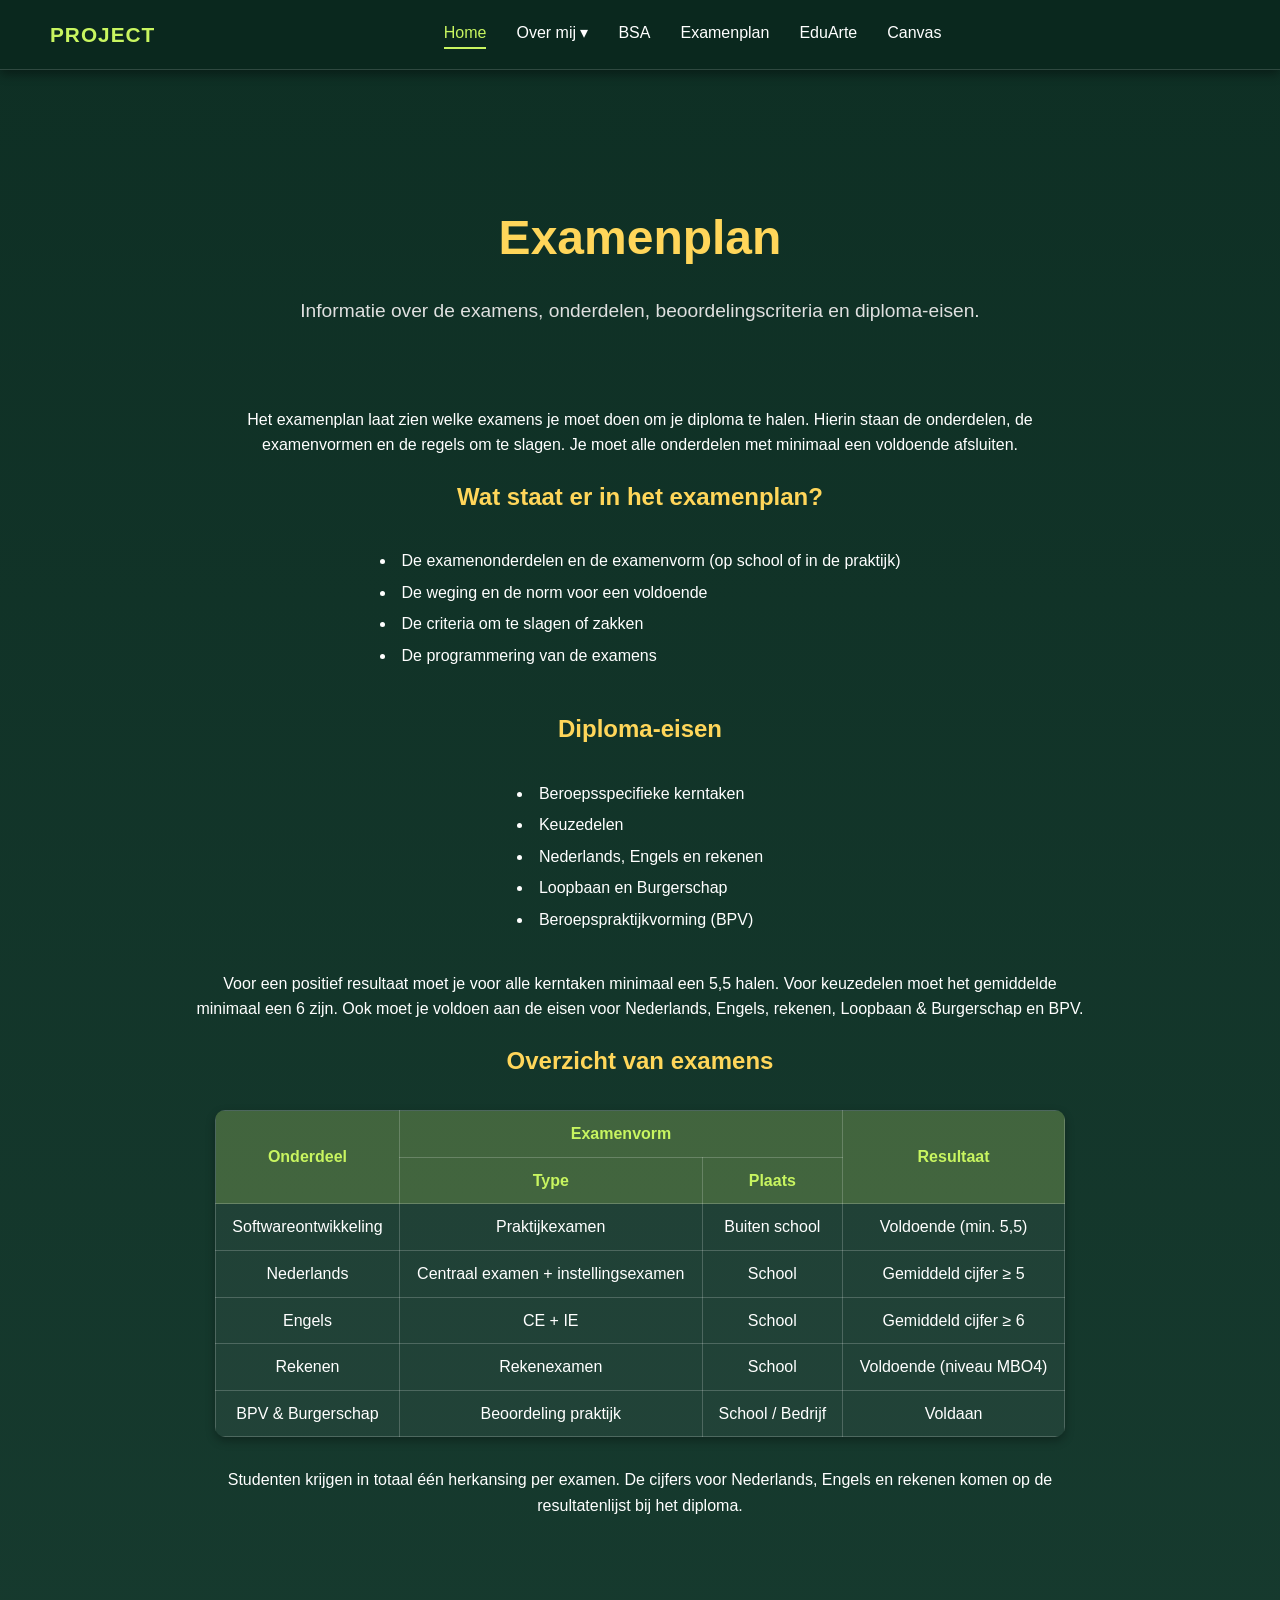
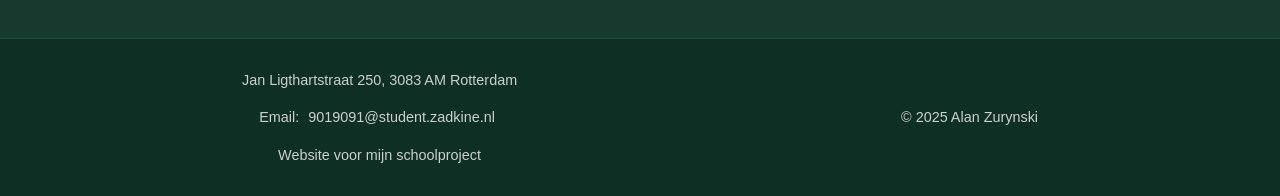
<file: Project/examenplan.html>
<!DOCTYPE html>
<html lang="nl">
<head>
  <meta charset="UTF-8" />
  <meta name="viewport" content="width=device-width, initial-scale=1.0" />
  <title>Examenplan - Project</title>
  <link rel="stylesheet" href="style.css" />
</head>
<body>

<header>
  <div class="logo">Project</div>
    <nav>
      <a href="index.html" class="active">Home</a>
      <div class="dropdown">
        <a href="overmij.html">Over mij ▾</a>
      <div class="dropdown-content">
       <a href="contact.html">Neem contact op</a>
      </div>
  </div>
    <a href="bsa.html">BSA</a>
    <a href="examenplan.html">Examenplan</a>
    <a href="eduarte.html">EduArte</a>
    <a href="canvas.html">Canvas</a>
  </nav>
</header>

  <main>
    <section class="hero">
      <h1>Examenplan</h1>
      <p>Informatie over de examens, onderdelen, beoordelingscriteria en diploma-eisen.</p>
    </section>

    <section class="info-section">
      <p>
        Het examenplan laat zien welke examens je moet doen om je diploma te halen.
        Hierin staan de onderdelen, de examenvormen en de regels om te slagen.
        Je moet alle onderdelen met minimaal een voldoende afsluiten.
      </p>

      <h2>Wat staat er in het examenplan?</h2>
      <ul>
        <li>De examenonderdelen en de examenvorm (op school of in de praktijk)</li>
        <li>De weging en de norm voor een voldoende</li>
        <li>De criteria om te slagen of zakken</li>
        <li>De programmering van de examens</li>
      </ul>

      <h2>Diploma-eisen</h2>
      <ul>
        <li>Beroepsspecifieke kerntaken</li>
        <li>Keuzedelen</li>
        <li>Nederlands, Engels en rekenen</li>
        <li>Loopbaan en Burgerschap</li>
        <li>Beroepspraktijkvorming (BPV)</li>
      </ul>

      <p>
        Voor een positief resultaat moet je voor alle kerntaken minimaal een 5,5 halen.
        Voor keuzedelen moet het gemiddelde minimaal een 6 zijn.  
        Ook moet je voldoen aan de eisen voor Nederlands, Engels, rekenen,
        Loopbaan & Burgerschap en BPV.
      </p>

      <h2>Overzicht van examens</h2>

      <table class="exam-table">
        <thead>
          <tr>
            <th rowspan="2">Onderdeel</th>
            <th colspan="2">Examenvorm</th>
            <th rowspan="2">Resultaat</th>
          </tr>
          <tr>
            <th>Type</th>
            <th>Plaats</th>
          </tr>
        </thead>
        <tbody>
          <tr>
            <td>Softwareontwikkeling</td>
            <td>Praktijkexamen</td>
            <td>Buiten school</td>
            <td>Voldoende (min. 5,5)</td>
          </tr>
          <tr>
            <td>Nederlands</td>
            <td>Centraal examen + instellingsexamen</td>
            <td>School</td>
            <td>Gemiddeld cijfer ≥ 5</td>
          </tr>
          <tr>
            <td>Engels</td>
            <td>CE + IE</td>
            <td>School</td>
            <td>Gemiddeld cijfer ≥ 6</td>
          </tr>
          <tr>
            <td>Rekenen</td>
            <td>Rekenexamen</td>
            <td>School</td>
            <td>Voldoende (niveau MBO4)</td>
          </tr>
          <tr>
            <td>BPV & Burgerschap</td>
            <td>Beoordeling praktijk</td>
            <td>School / Bedrijf</td>
            <td>Voldaan</td>
          </tr>
        </tbody>
      </table>

      <p>
        Studenten krijgen in totaal één herkansing per examen.  
        De cijfers voor Nederlands, Engels en rekenen komen op de resultatenlijst bij het diploma.
      </p>
    </section>
  </main>

  <footer>
    <div>
      <p>Jan Ligthartstraat 250, 3083 AM Rotterdam</p>
      <p>Email: <a href="mailto:9019091@student.zadkine.nl">9019091@student.zadkine.nl</a></p>
      <p>Website voor mijn schoolproject</p>
    </div>
    <p>&copy; 2025 Alan Zurynski</p>
  </footer>

</body>
</html>
</file>
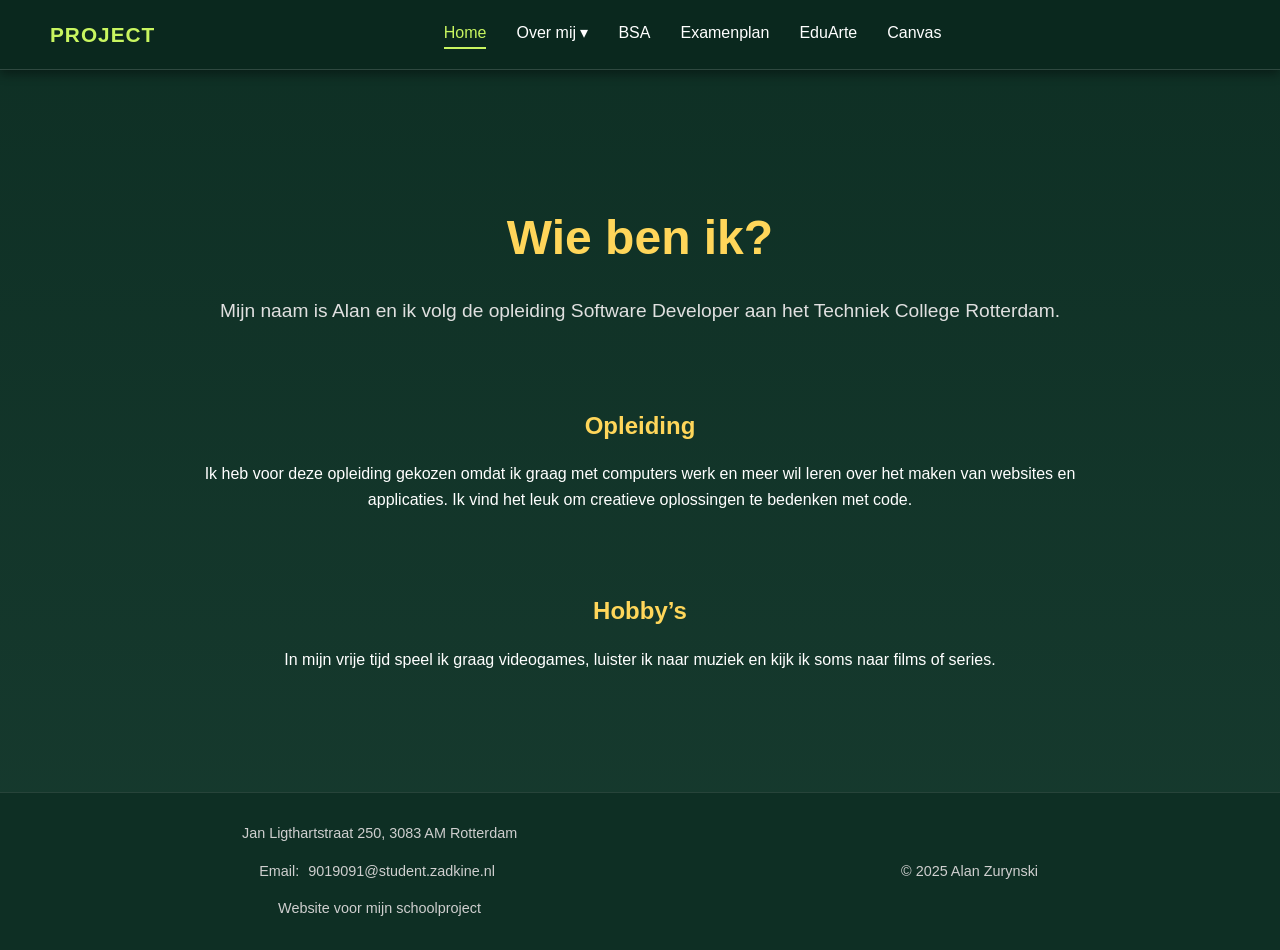
<file: Project/overmij.html>
<!DOCTYPE html>
<html lang="nl">
<head>
  <meta charset="UTF-8" />
  <meta name="viewport" content="width=device-width, initial-scale=1.0" />
  <title>Over mij - Project</title>
  <link rel="stylesheet" href="style.css" />
</head>
<body>

<header>
  <div class="logo">Project</div>
    <nav>
      <a href="index.html" class="active">Home</a>
      <div class="dropdown">
        <a href="overmij.html">Over mij ▾</a>
      <div class="dropdown-content">
       <a href="contact.html">Neem contact op</a>
      </div>
  </div>
    <a href="bsa.html">BSA</a>
    <a href="examenplan.html">Examenplan</a>
    <a href="eduarte.html">EduArte</a>
    <a href="canvas.html">Canvas</a>
  </nav>
</header>

  <main>
    <section class="hero">
      <h1>Wie ben ik?</h1>
      <p>Mijn naam is Alan en ik volg de opleiding Software Developer aan het Techniek College Rotterdam.</p>
    </section>

    <section class="info-section">
      <h2>Opleiding</h2>
      <p>
        Ik heb voor deze opleiding gekozen omdat ik graag met computers werk en meer wil leren over het maken van websites en applicaties. 
        Ik vind het leuk om creatieve oplossingen te bedenken met code.
      </p>
    </section>

    <section class="info-section">
      <h2>Hobby’s</h2>
      <p>
        In mijn vrije tijd speel ik graag videogames, luister ik naar muziek en kijk ik soms naar films of series.
      </p>
    </section>
  </main>

  <footer>
    <div>
      <p>Jan Ligthartstraat 250, 3083 AM Rotterdam</p>
      <p>Email: <a href="mailto:9019091@student.zadkine.nl">9019091@student.zadkine.nl</a></p>
      <p>Website voor mijn schoolproject</p>
    </div>
    <p>&copy; 2025 Alan Zurynski</p>
  </footer>

</body>
</html>
</file>
<file: style.css>
* {
  margin: 0;
  padding: 0;
  box-sizing: border-box;
}

body {
  font-family: Inter;
  line-height: 1.6;
  background: #111;
  color: white;
}

header {
  background: #1a1a1a;
  text-align: center;
  padding: 2.5rem 2rem 1.5rem;
  border-bottom: 1px solid #2a2a2a;
}

header h1 {
  font-family: Share Tech Mono;
  font-size: 2.8rem;
  color: #7ec8e3;
}

header p {
  color: #9370db;
  text-transform: uppercase;
  letter-spacing: 3px;
  font-size: 0.9rem;
}

/* NAV */
nav {
  background: #1a1a1a;
  border-bottom: 1px solid #2a2a2a;
  display: flex;
  justify-content: center;
  flex-wrap: wrap;
  gap: 0.5rem;
  padding: 0.6rem 1rem;
}

nav a {
  color: #ccc;
  text-decoration: none;
  padding: 0.4rem 1rem;
  border-radius: 4px;
}

/* MAIN */
main {
  max-width: 1100px;
  margin: 0 auto;
  padding: 2rem;
}

/* SECTIONS */
section {
  margin-bottom: 2.5rem;
  padding: 2rem;
  border-radius: 10px;
  background: #555;
}

section.dark {
  background: #1a1a1a;
}

section h2 {
  font-family: Share Tech Mono;
  font-size: 1.6rem;
  text-align: center;
  margin-bottom: 1.5rem;
  color: #e0e0e0;
}

/* GRID */
.grid {
  display: grid;
  grid-template-columns: repeat(3, 1fr);
  gap: 1.25rem;
}

#projecten .grid,
#contact .grid {
  grid-template-columns: repeat(2, minmax(0, 400px));
  justify-content: center;
}

/* ARTICLE */
#kennis article,
#projecten article {
  background: #c0c0c0;
  color: #1a1a1a;
  padding: 1.25rem;
  border-radius: 8px;
}

#projecten article {
  background: #f5f5f5;
}

.icon {
  font-size: 1.8rem;
  margin-bottom: 0.5rem;
}

article h3 {
  font-size: 1rem;
  font-weight: 600;
  margin-bottom: 0.4rem;
}

#opleidingen article {
  background: #2a2a2a;
  padding: 1.25rem 1.5rem;
  border-radius: 8px;
  margin-bottom: 1rem;
}

#opleidingen article:last-child {
  margin-bottom: 0;
}

#opleidingen h3 {
  color: #9370db;
  margin-bottom: 0.25rem;
}

.badge {
  font-size: 0.78rem;
  color: #aaa;
  padding: 0.15rem 0.5rem;
  border-radius: 99px;
  margin-left: 0.5rem;
}

.school {
  color: #888;
  font-size: 0.85rem;
  margin-bottom: 0.4rem;
}

#contact article {
  background: #555;
  padding: 1.5rem;
  border-radius: 8px;
  text-align: center;
}

#contact h3 {
  color: #9370db;
  font-family: Share Tech Mono;
  margin-bottom: 1rem;
}

#contact article p {
  margin-bottom: 0.5rem;
  font-size: 0.9rem;
}

/* FORM */
form {
  display: flex;
  flex-direction: column;
  gap: 0.6rem;
  text-align: left;
}

label {
  color: #ccc;
  font-size: 0.85rem;
  font-weight: 600;
}

input, textarea {
  padding: 0.65rem;
  border: 2px solid #666;
  border-radius: 5px;
  background: #3a3a3a;
  color: white;
  font-family: Inter;
  font-size: 0.9rem;
  resize: vertical;
}

button {
  padding: 0.75rem 1.5rem;
  background: #9370db;
  color: white;
  border: none;
  border-radius: 5px;
  cursor: pointer;
  font-weight: 600;
  font-size: 0.9rem;
  align-self: flex-start;
}

/* FOOTER */
footer {
  background: #1a1a1a;
  color: #888;
  text-align: center;
  padding: 2rem;
  border-top: 1px solid #2a2a2a;
}

footer nav {
  margin-top: 0.75rem;
  border: none;
  background: none;
}

footer a {
  color: #9370db;
  font-size: 0.85rem;
}

footer a:hover {
  color: #b19cd9;
}

a {
  text-decoration: none;
}

/* @media tablet en mobiel */
/* genestelde elementen */
/* & manier 1 - &:hover op navigatielink */
/* & manier 2 - &:hover op button */
/* & manier 3 - &:active op button */
nav a:hover {
  background: #333;
  color: white;
}

/* hover effect op kennis en projectenkaarten */
#kennis article:hover, #projecten article:hover {
  transform: translateY(-3px);
  transition: transform 0.2s;
}

/* focus op formuliervelden */
#contact form input:focus, #contact form textarea:focus {
  outline: none;
  border-color: #9370db;
}
#contact form button:hover {
  background: #7952b3;
}
#contact form button:active {
  opacity: 0.8;
}

/* @media - tablet */
@media (max-width: 768px) {
  header h1 {
    font-size: 2rem;
  }
  nav {
    position: sticky;
    top: 0;
    z-index: 100;
  }
  footer nav {
    position: static;
  }
  .grid {
    grid-template-columns: 1fr 1fr;
  }
  #contact .grid {
    grid-template-columns: 1fr;
  }
}
/* @media - mobiel */
@media (max-width: 480px) {
  header h1 {
    font-size: 1.6rem;
  }
  .grid {
    grid-template-columns: 1fr;
  }
  main {
    padding: 1rem;
  }
  section {
    padding: 1.25rem;
  }
  button {
    align-self: stretch;
  }
}
</file>
<file: Project 2/style.css>
/*RESET & BASIS*/

* {
  box-sizing: border-box;
}

body {
  margin: 0;
  font-family: sans-serif;
  color: #0f1724;
  background: #ffffff;
  line-height: 1.4;
}

a {
  text-decoration: none;
  color: inherit;
}

/*LAYOUT*/

.container {
  max-width: 1200px;
  margin: 0 auto;
  padding: 32px;
}

.center {
  display: flex;
  justify-content: center;
  align-items: center;
  height: 100vh;
}


/* HEADER & NAVIGATIE*/

header {
  display: flex;
  align-items: center;
  gap: 32px;
  padding-bottom: 24px;
  border-bottom: 1px solid #e6e9ef;
}

.logo {
  font-weight: 800;
  font-size: 18px;
  letter-spacing: 1px;
}

nav {
  display: flex;
  gap: 24px;
  flex: 1;
  justify-content: center;
}

nav a {
  font-weight: 600;
  color: #6b7280;
  font-size: 15px;
}

nav a.active {
  color: #0f1724;
}

.nav1 {
  display: flex;
  gap: 12px;
}


/* BUTTONS & INPUTS*/

.btn {
  border-radius: 999px;
  padding: 10px 18px;
  font-weight: 700;
  font-size: 14px;
  border: none;
  cursor: pointer;
}

.btn1 {
  background: #3923d6;
  color: #ffffff;
}

.btn2 {
  background: transparent;
  color: #6b7280;
  border: 1px solid #e6e9ef;
}

.input {
  padding: 12px;
  border-radius: 12px;
  border: 1px solid #e6e9ef;
  font-size: 14px;
}

/* HERO SECTIE HOMEPAGE*/

.hero {
  display: grid;
  grid-template-columns: 1.2fr 0.8fr;
  gap: 48px;
  padding: 80px 0;
  align-items: center;
}

.tag {
  color: #3923d6;
  font-weight: 700;
  font-size: 14px;
}

.hero h1 {
  margin: 12px 0 16px;
  font-size: 52px;
  line-height: 1.05;
  letter-spacing: -1px;
}

.hero p {
  color: #6b7280;
  max-width: 420px;
}

.hero-actions {
  display: flex;
  gap: 14px;
  margin-top: 24px;
}

.hero-visual {
  height: 360px;
  border-radius: 36px;
}

/* FEATURES (HOMEPAGE)*/

.features {
  display: grid;
  grid-template-columns: 1fr 1fr;
  gap: 24px;
}

.feature {
  border: 1px solid #e6e9ef;
  padding: 32px;
  border-radius: 16px;
}

.feature h3 {
  margin-top: 0;
}

.feature p {
  color: #6b7280;
}

.feature.wide {
  grid-column: span 2;
}

/* DASHBOARD LAYOUT*/

.dashboard-grid {
  display: grid;
  grid-template-columns: 280px 1fr;
  gap: 48px;
  margin-top: 48px;
}

/* SIDEBAR*/

.sidebar {
  background: #0f1724;
  color: #ffffff;
  padding: 32px;
  border-radius: 24px;
  position: relative;
}

.sidebar h3 {
  margin: 0 0 12px;
  font-size: 16px;
  font-weight: 700;
}

.sidebar-form {
  display: flex;
  flex-direction: column;
  gap: 12px;
  margin-bottom: 32px;
}

.sidebar .btn1 {
  background: #ffffff;
  color: #0f1724;
}

.mt {
  margin-top: 32px;
}

/* REKENINGEN*/

.main h1 {
  font-size: 32px;
  margin-bottom: 24px;
}

.account-list {
  display: flex;
  flex-direction: column;
}

.account-row {
  display: flex;
  justify-content: space-between;
  align-items: center;
  padding: 16px 8px;
  border-bottom: 1px solid #e6e9ef;
}

.account-row:hover {
  background: #f8fafc;
}

.acc-name {
  font-weight: 600;
}

.acc-balance {
  font-weight: 700;
  letter-spacing: 0.3px;
}

/*TRANSACTIES*/

.transactions {
  margin-top: 64px;
}

.transactions-header {
  display: flex;
  justify-content: space-between;
  align-items: center;
  margin-bottom: 24px;
}

.transactions-header h2 {
  font-size: 24px;
  margin: 0;
}

.filters {
  display: flex;
  gap: 12px;
}

.transaction-list {
  display: flex;
  flex-direction: column;
}

.transaction-row {
  display: grid;
  grid-template-columns: 120px 1fr 120px;
  align-items: center;
  padding: 14px 8px;
  border-bottom: 1px solid #e6e9ef;
  font-size: 14px;
}

.transaction-row:hover {
  background: #f8fafc;
}

.transaction-date {
  color: #6b7280;
}

.transaction-type {
  font-weight: 600;
  text-transform: capitalize;
}

.transaction-amount {
  text-align: right;
  font-weight: 700;
}

.transaction-amount.inkomend {
  color: #16a34a;
}

.transaction-amount.uitgaand {
  color: #dc2626;
}

/* LOGIN PAGINA*/

.login-box {
  width: 360px;
  padding: 40px;
  border: 1px solid #e6e9ef;
  border-radius: 24px;
}

.login-box h1 {
  margin-top: 0;
  margin-bottom: 24px;
}

.login-box form {
  display: flex;
  flex-direction: column;
  gap: 16px;
}

/* FEEDBACK MELDINGEN*/

.error {
  color: #e85656;
  font-size: 12px;
  margin-top: 6px;
}

.success {
  display: none;
  margin-top: 16px;
  font-weight: 700;
  color: #22c55e;
}

/* INVESTEREN*/

.invest {
  margin-top: 32px;
}

.invest form {
  display: flex;
  gap: 12px;
  margin-top: 12px;
}

.invest .btn {
  padding: 8px 16px;
}

.invest {
  background: #ffffff;
  border: 1px solid #e6e9ef;
  border-radius: 16px;
  padding: 32px;
  box-shadow: 0 4px 12px rgba(0, 0, 0, 0.05);
  max-width: 600px; 
  margin: 48px auto 0; 
}

.invest h2 {
  text-align: center;
  font-size: 32px;
  margin-top: 0;
  margin-bottom: 24px;
  color: #0f1724;
}

.invest label {
  display: block;
  margin-top: 16px;
  margin-bottom: 8px;
  font-weight: 600;
  color: #374151;
}

.invest select, 
.invest input {
  width: 100%;
  padding: 12px;
  border: 1px solid #9ca3af;
  border-radius: 6px;
  font-size: 16px;
}

.invest p {
  font-size: 16px;
  color: #374151;
  margin: 12px 0;
}

.invest span {
  font-weight: bold;
}

.invest .btn {
  width: 100%; 
  margin-top: 8px;
  border-radius: 6px; 
}

#buyBtn {
  background-color: #000000; 
  color: #ffffff;
  border: 1px solid #d1d5db;
}

#buyBtn:hover {
  background-color: #d1d5db;
}

#sellBtn {
  background-color: #000000;
  color: #ffffff;
  border: 1px solid #d1d5db;
}

#sellBtn:hover {
  background-color: #d1d5db;
}

#investMessage {
  display: block;
  text-align: center;
  margin-top: 20px;
  font-weight: bold;
  font-size: 14px;
}
.message-success { color: #dc2626; }
.message-error { color: red; }



.crypto-section {
  background: #ffffff;
  border: 1px solid #e6e9ef;
  border-radius: 16px;
  padding: 32px;
  box-shadow: 0 4px 12px rgba(0, 0, 0, 0.05);
  margin-top: 48px; 
  margin-bottom: 48px;
}

.crypto-section h2 {
  color: black; 
  text-align: center;
  margin-top: 0;
}

.crypto-list {
  display: flex;
  flex-direction: column;
  gap: 12px;
  margin-bottom: 24px;
}

.crypto-item {
  background-color: #ffffff; 
  padding: 16px;
  color: #1b5e20;
  font-weight: 600;
}


.crypto-buttons {
  display: flex;
  flex-direction: column;
  gap: 8px;
  margin-top: 12px;
}

.btn-green {
  background-color: black;
  color: white;
  border: none;
  width: 100%;
}

.btn-green:hover {
  background-color: #3a3a3a;
}

.crypto-msg {
  text-align: center;
  font-weight: 700;
  margin-top: 16px;
  min-height: 24px;
}


.crypto-balance {
  font-size: 18px;
  font-weight: 500;
  margin-bottom: 20px;
  color: #374151;
}

#cryptoCashDisplay {
  font-weight: 700;
  color: #000;
}

.action-buttons {
  display: flex;
  gap: 12px;
  margin-top: 12px;
}

/* Animaties voor crypto prijzen */
.flash-green {
  background-color: #d4edda;
}

.flash-red {
  background-color: #f8d7da;
}

.crypto-item {
  padding: 10px;
  border-bottom: 1px solid #eee;
}
</file>
<file: Project/style.css>
body {
  margin: 0;
  font-family: "Montserrat", sans-serif;
  background: linear-gradient(to bottom, #0E2F24, #173B2F);
  color: white;
  line-height: 1.6;
}

h1, h2, h3 {
  color: #FFD65A;
  margin-bottom: 10px;
}

a {
  color: inherit;
  text-decoration: none;
  transition: color 0.3s, border-bottom 0.3s;
}

a:hover {
  color: #C8F560;
}

header {
  background: rgba(10, 40, 30, 0.9);
  backdrop-filter: blur(6px);
  display: flex;
  align-items: center;
  justify-content: space-between;
  padding: 18px 50px;
  position: fixed;
  top: 0; left: 0; right: 0;
  z-index: 10;
  border-bottom: 1px solid rgba(255,255,255,0.15);
  box-shadow: 0 4px 10px rgba(0,0,0,0.4);
}

.logo {
  font-weight: 700;
  font-size: 1.3em;
  color: #C8F560;
  text-transform: uppercase;
  letter-spacing: 1px;
}

header nav {
  display: flex;
  justify-content: center;
  gap: 30px;
  flex: 1;
}

nav a {
  color: white;
  text-decoration: none;
  font-weight: 500;
  padding-bottom: 2px;
  border-bottom: 2px solid transparent;
  transition: color 0.3s, border-bottom 0.3s;
}

nav a:hover,
nav a.active {
  color: #C8F560;
  border-bottom: 2px solid #C8F560;
}


main {
  margin-top: 120px;
  padding: 40px;
  text-align: center;
}

.hero {
  margin-bottom: 80px;
}

.hero h1 {
  font-size: 3em;
}

.hero p {
  color: #E0E0E0;
  font-size: 1.2em;
  margin-bottom: 30px;
}

.btn {
  display: inline-block;
  padding: 12px 25px;
  border-radius: 10px;
  font-weight: 600;
  transition: 0.3s;
}

.btn.primary {
  background: #C8F560;
  color: #0E2F24;
}

.btn.primary:hover {
  background: #AEEA00;
}

.btn.secondary {
  background: #173B2F;
  border: 2px solid #C8F560;
  color: #C8F560;
}

.btn.secondary:hover {
  background: #C8F560;
  color: #0E2F24;
}

.info-section {
  max-width: 900px;
  margin: 0 auto 80px;
  line-height: 1.6;
  text-align: center;
}

.info-section ul {
  list-style-position: inside;
  padding: 0;
  text-align: left;
  display: inline-block;
}

.info-section li {
  margin: 6px 0;
}

.cards {
  display: flex;
  justify-content: center;
  flex-wrap: wrap;
  gap: 25px;
}

.card {
  background: rgba(255,255,255,0.05);
  border-radius: 15px;
  width: 280px;
  overflow: hidden;
  text-align: center;
  transition: transform 0.3s;
}

.card:hover {
  transform: translateY(-5px);
}

.card h3 {
  margin: 15px 0 5px;
}

.card p {
  color: #CFCFCF;
  padding: 0 15px 20px;
}

.table {
  width: 100%;
  max-width: 850px;
  margin: 30px auto;
  border-collapse: collapse;
  background: rgba(255,255,255,0.05);
  border-radius: 10px;
  overflow: hidden;
}

.table th, .table td {
  border: 1px solid rgba(255,255,255,0.2);
  padding: 10px 15px;
  text-align: center;
}

.table th {
  background: rgba(200,245,96,0.2);
  color: #C8F560;
  font-weight: 600;
}

.table tr:nth-child(even) {
  background: rgba(255,255,255,0.05);
}

.fotocanvas {
  text-align: center;
  margin: 60px 0;
}

.fotocanvas img {
  max-width: 55%;
  border-radius: 15px;
  box-shadow: 0 4px 15px rgba(0,0,0,0.5);
}

.media img, .media video, .media iframe {
  width: 100%;
  max-width: 600px;
  border-radius: 10px;
  display: block;
  margin: 10px auto;
}

.contact {
  max-width: 700px;
  margin: 50px auto;
  background: rgba(255,255,255,0.05);
  padding: 30px;
  border-radius: 15px;
  text-align: left;
}

.contact h2 {
  text-align: center;
  margin-bottom: 20px;
}

.contact form label {
  display: block;
  margin-bottom: 10px;
  color: #CFCFCF;
}

.contact input,
.contact select,
.contact textarea {
  width: 100%;
  padding: 10px;
  border-radius: 8px;
  border: 1px solid #CFCFCF;
  background: rgba(255,255,255,0.1);
  color: white;
  margin-top: 5px;
}

.contact textarea {
  min-height: 100px;
}

.contact .btn {
  width: 100%;
  margin-top: 20px;
}

footer {
  background: #0E2F24;
  display: flex;
  flex-wrap: wrap;
  justify-content: space-around;
  align-items: center;
  padding: 15px 50px;
  font-size: 0.9em;
  border-top: 1px solid rgba(255,255,255,0.1);
  color: #CFCFCF;
  text-align: center;
}

footer a {
  margin: 0 5px;
}

footer a:hover {
  color: #C8F560;
}

.exam-table {
  width: 100%;
  max-width: 850px;
  margin: 30px auto;
  border-collapse: collapse;
  border-radius: 10px;
  overflow: hidden;
  background-color: rgba(255, 255, 255, 0.05);
  box-shadow: 0 4px 10px rgba(0,0,0,0.3);
}

.exam-table th,
.exam-table td {
  border: 1px solid rgba(255, 255, 255, 0.2);
  padding: 10px 15px;
  text-align: center;
  color: white;
}

.exam-table th {
  background-color: rgba(200, 245, 96, 0.2);
  color: #C8F560;
  font-weight: 600;
}

.exam-table tr:hover {
  background-color: rgba(200, 245, 96, 0.1);
}

.dropdown {
  position: relative;
  display: inline-block;
}

.dropdown-content {
  display: none; 
  position: absolute;
  top: 100%;
  left: 0;
  background-color: rgba(10, 40, 30, 0.95);
  padding: 10px 0;
  border-radius: 8px;
  min-width: 180px;
  box-shadow: 0 4px 10px rgba(0,0,0,0.4);
  z-index: 20;
  flex-direction: column;
}

.dropdown-content a {
  display: block;
  padding: 10px 15px;
  color: white;
  text-decoration: none;
  font-weight: 500;
}

.dropdown-content a:hover {
  background-color: rgba(200, 245, 96, 0.2);
  color: #C8F560;
}

.dropdown:hover .dropdown-content {
  display: flex;
}
</file>
